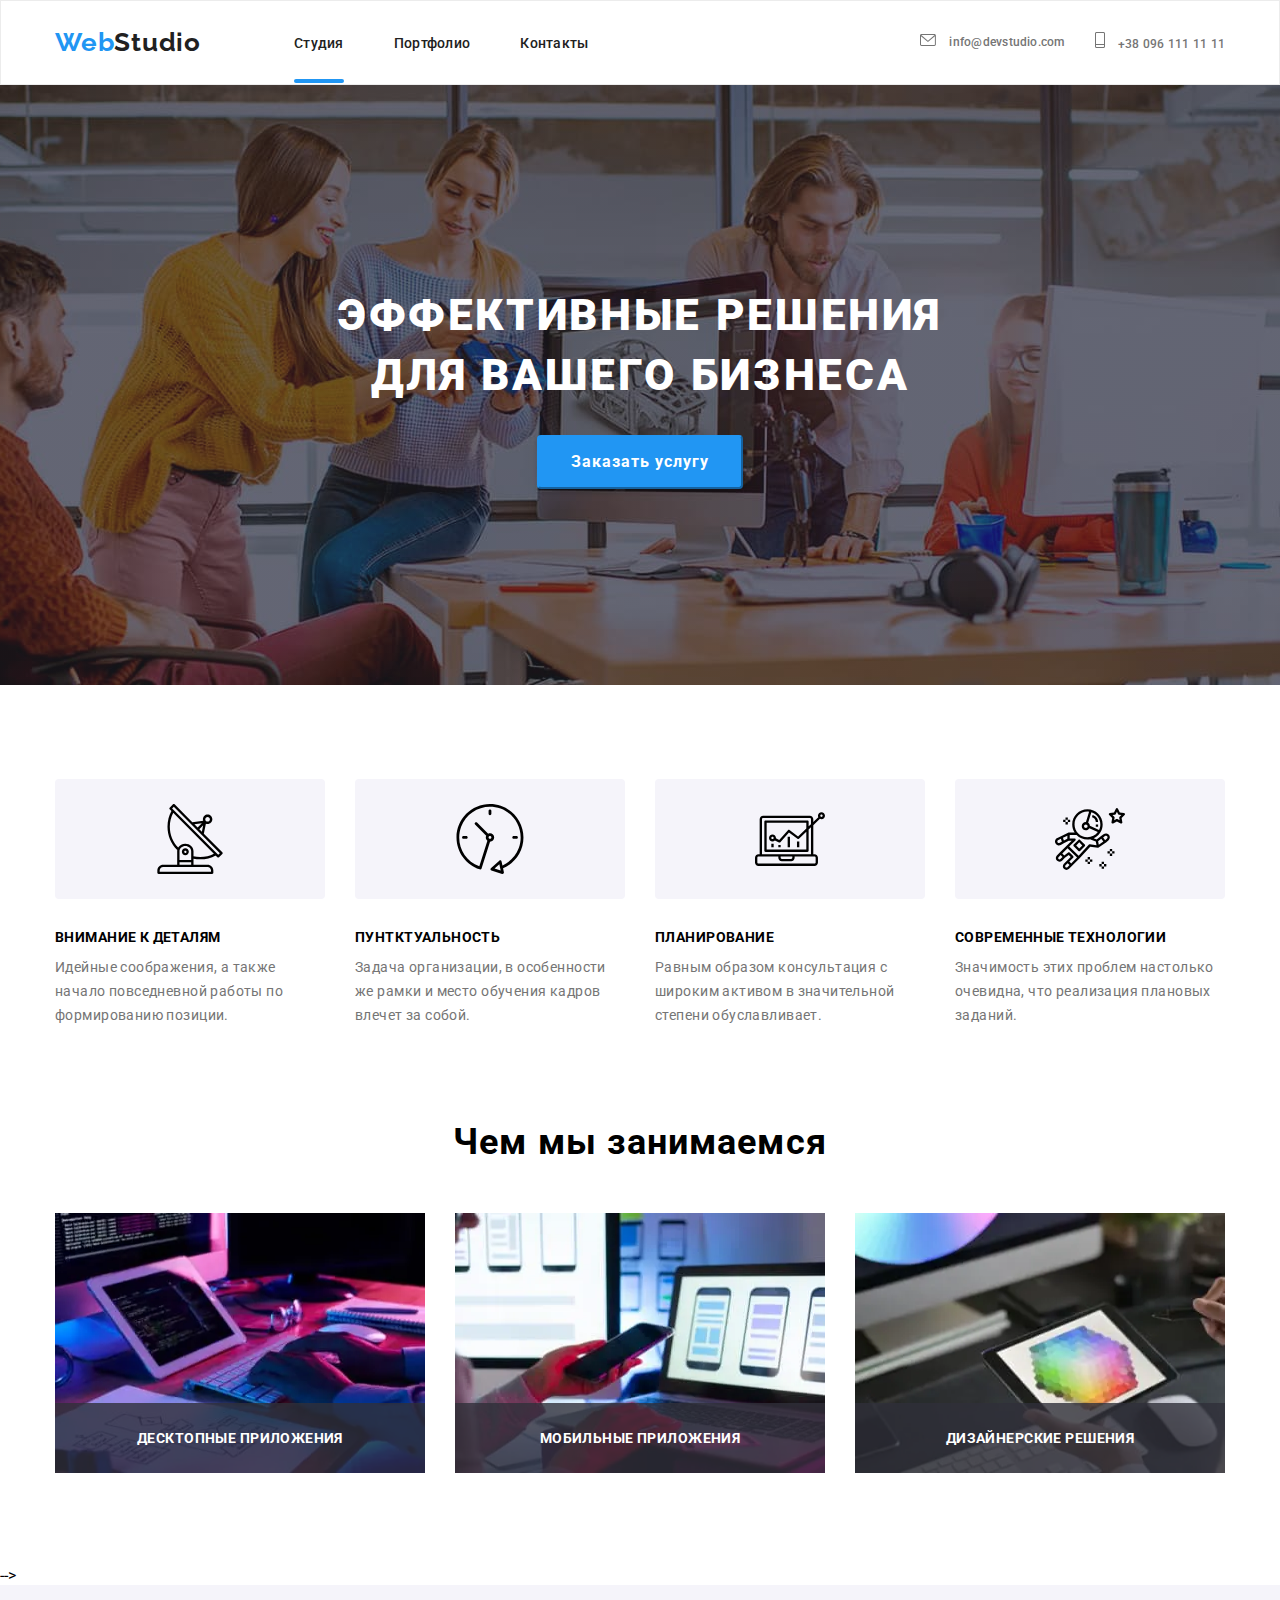
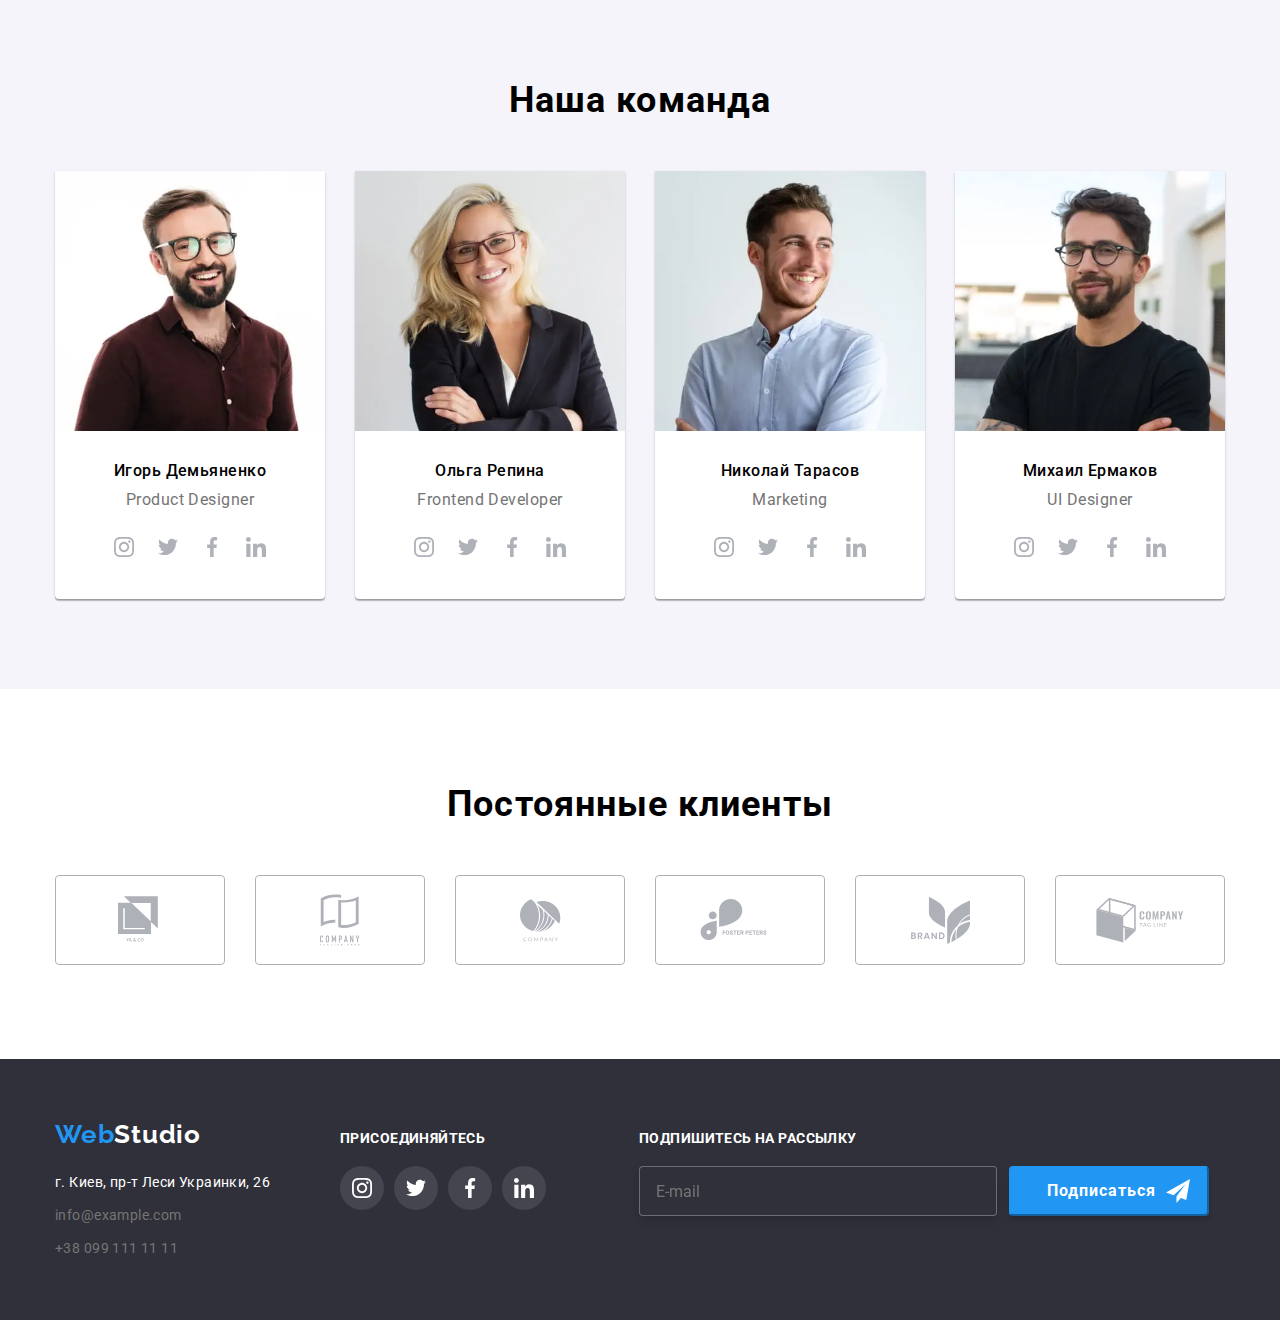
<file: index.html>
<!DOCTYPE html>
<html lang="en">
  <head>
    <meta charset="UTF-8" />
    <meta name="viewport" content="width=device-width, initial-scale=1.0" />
    <title>Document</title>
    <link
      rel="stylesheet"
      href="https://cdnjs.cloudflare.com/ajax/libs/modern-normalize/1.0.0/modern-normalize.min.css"
    />
    <link rel="preconnect" href="https://fonts.gstatic.com" />
    <link rel="preconnect" href="https://fonts.gstatic.com" />
    <link
      href="https://fonts.googleapis.com/css2?family=Raleway:wght@400;500;700&family=Roboto:wght@400;500;700&display=swap"
      rel="stylesheet"
    />
    <link rel="stylesheet" href="./css/main.min.css" />
  </head>
  <body>
    <header class="header">
      <div class="container site-nav">
        <a class="header-logo" href=""
          >Web<span class="header-logo-span">Studio</span></a
        >
        <nav>
          <ul class="header-nav list">
            <li class="item">
              <a href="./index.html" class="link hover-item">Студия</a>
            </li>
            <li class="item">
              <a href="./portfolio.html" class="link">Портфолио</a>
            </li>
            <li class="item">
              <a href="" class="link">Контакты</a>
            </li>
          </ul>
        </nav>
        <button type="button" class="burger-button" data-menu-button>
          <svg class="burger-icon">
            <use href="./images/spryte.svg#icon-menu_40px"></use>
          </svg>
        </button>
        <ul class="header-nav-contacts list">
          <li class="item hover-item">
            <a href="" class="link hover-item">
              <svg class="letter-icon">
                <use href="./images/spryte.svg#icon-envelope-hover"></use>
              </svg>
              info@devstudio.com
            </a>
          </li>
          <li class="item">
            <a href="" class="link">
              <svg class="telephone-icon">
                <use href="./images/spryte.svg#icon-Vector-7"></use>
              </svg>
              +38 096 111 11 11</a
            >
          </li>
        </ul>
      </div>
      <div class="mobile-menu" data-menu>
        <button class="mobile-close-button" data-menu-close>
          <svg class="mobile-close-icon">
            <use href="./images/spryte.svg#icon-Vector-17"></use>
          </svg>
        </button>
        <ul class="mobile-header-nav">
          <li class="mobile-header-nav-li">
            <a href="./index.html" class="mobile-header-nav-link">Студия</a>
          </li>
          <li class="mobile-header-nav-li">
            <a href="./portfolio.html" class="mobile-header-nav-link"
              >Портфолио</a
            >
          </li>
          <li class="mobile-header-nav-li">
            <a href="" class="mobile-header-nav-link">Контакты</a>
          </li>
        </ul>
        <div class="mobile-div-social-contacts">
          <ul class="mobile-header-nav-contacts">
            <li class="mobile-header-nav-contacts-li">
              <a href="" class="moobile-header-nav-contacts-link-tel hover-item"
                >+38 096 111 11 11</a
              >
            </li>
            <li class="mobile-header-nav-contacts-li margin-bottom">
              <a href="" class="moobile-header-nav-contacts-link-emeil"
                >info@devstudio.com</a
              >
            </li>
          </ul>
          <ul class="mobile-header-social-menu">
            <li class="mobile-header-social-li">
              <a href="" class="mobile-header-social-link">Instagram</a>
            </li>
            <li class="mobile-header-social-li">
              <a href="" class="mobile-header-social-link">Twitter</a>
            </li>
            <li class="mobile-header-social-li">
              <a href="" class="mobile-header-social-link">Facebook</a>
            </li>
            <li class="mobile-header-social-li">
              <a href="" class="mobile-header-social-link">LinkedIn</a>
            </li>
          </ul>
        </div>
      </div>
    </header>
    <main>
      <section class="section-hero">
        <div class="container">
          <h1 class="hero-title">
            ЭФФЕКТИВНЫЕ РЕШЕНИЯ<br />ДЛЯ ВАШЕГО БИЗНЕСА
          </h1>
          <button type="button" class="hero-button" data-modal-open>
            Заказать услугу
          </button>
        </div>
      </section>
      <section class="section-advantages">
        <div class="container">
          <h2 hidden>Наши преимущества</h2>
          <ul class="list advantages-list">
            <li class="item">
              <div class="advantages-div advantages-div-margin">
                <svg class="advantages-icon">
                  <use href="./images/spryte.svg#icon-antenna-1-1"></use>
                </svg>
              </div>
              <h3 class="advantages-title">ВНИМАНИЕ К ДЕТАЛЯМ</h3>
              <p class="advantages-text">
                Идейные соображения, а также начало повседневной работы по
                формированию позиции.
              </p>
            </li>
            <li class="item">
              <div class="advantages-div">
                <svg class="advantages-icon">
                  <use href="./images/spryte.svg#icon-clock-1-1"></use>
                </svg>
              </div>
              <h3 class="advantages-title">ПУНТКТУАЛЬНОСТЬ</h3>
              <p class="advantages-text">
                Задача организации, в особенности же рамки и место обучения
                кадров влечет за собой.
              </p>
            </li>
            <li class="item">
              <div class="advantages-div advantages-div-margin">
                <svg class="advantages-icon">
                  <use href="./images/spryte.svg#icon-diagram-1"></use>
                </svg>
              </div>
              <h3 class="advantages-title">ПЛАНИРОВАНИЕ</h3>
              <p class="advantages-text">
                Равным образом консультация с широким активом в значительной
                степени обуславливает.
              </p>
            </li>
            <li class="item">
              <div class="advantages-div">
                <svg class="advantages-icon">
                  <use href="./images/spryte.svg#icon-astronaut-1"></use>
                </svg>
              </div>
              <h3 class="advantages-title">СОВРЕМЕННЫЕ ТЕХНОЛОГИИ</h3>
              <p class="advantages-text">
                Значимость этих проблем настолько очевидна, что реализация
                плановых заданий.
              </p>
            </li>
          </ul>
        </div>
      </section>
      <section class="section-occupation">
        <div class="container">
          <h2 class="occupation-title">Чем мы занимаемся</h2>
          <ul class="occupation-list list">
            <li class="item">
              <div class="occupation-div-img">
                <picture>
                  <source
                    srcset="
                      ./images/studia-computer.WEBP/computer-img.webp    1x,
                      ./images/studia-computer.WEBP/computer-img@2x.webp 2x
                    "
                    media="(min-width: 1200px)"
                    type="image/webp"
                  />
                  <source
                    srcset="
                      ./images/studia-computer/computer-img.jpg    1x,
                      ./images/studia-computer/computer-img@2x.jpg 2x
                    "
                    media="(min-width: 1200px)"
                  />

                  <img src=" " alt="Фото Игорь Демьяненко" />
                </picture>
                <p class="occupation-p">ДЕСКТОПНЫЕ ПРИЛОЖЕНИЯ</p>
              </div>
            </li>
            <li class="item">
              <div class="occupation-div-img">
                <picture>
                  <source
                    srcset="
                      ./images/studia-computer.WEBP/computer-img-1.webp    1x,
                      ./images/studia-computer.WEBP/computer-img@2x-1.webp 2x
                    "
                    media="(min-width: 1200px)"
                    type="image/webp"
                  />
                  <source
                    srcset="
                      ./images/studia-computer/computer-img-1.jpg    1x,
                      ./images/studia-computer/computer-img@2x-1.jpg 2x
                    "
                    media="(min-width: 1200px)"
                  />

                  <img src=" " alt="Фото Игорь Демьяненко" />
                </picture>
                <p class="occupation-p">МОБИЛЬНЫЕ ПРИЛОЖЕНИЯ</p>
              </div>
            </li>
            <li class="item">
              <div class="occupation-div-img">
                <picture>
                  <source
                    srcset="
                      ./images/studia-computer.WEBP/computer-img-2.webp    1x,
                      ./images/studia-computer.WEBP/computer-img@2x-2.webp 2x
                    "
                    media="(min-width: 1200px)"
                    type="image/webp"
                  />
                  <source
                    srcset="
                      ./images/studia-computer/computer-img-2.jpg    1x,
                      ./images/studia-computer/computer-img@2x-2.jpg 2x
                    "
                    media="(min-width: 1200px)"
                  />

                  <img src=" " alt="Фото Игорь Демьяненко" />
                </picture>
                <p class="occupation-p">ДИЗАЙНЕРСКИЕ РЕШЕНИЯ</p>
              </div>
            </li>
          </ul>
        </div>
      </section>
      -->
      <section class="section-team">
        <div class="container">
          <h2 class="team-title">Наша команда</h2>
          <ul class="list team-list">
            <li class="item">
              <picture>
                <source
                  srcset="
                    ./images/studia-mobile.WEBP/mobile-team-img.webp    1x,
                    ./images/studia-mobile.WEBP/mobile-team-img@2x.webp 2x
                  "
                  media="(min-width: 320px)"
                  type="image/webp"
                />
                <source
                  srcset="
                    ./images/studia-mobile/mobile-team-img.jpg    1x,
                    ./images/studia-mobile/mobile-team-img@2x.jpg 2x
                  "
                  media="(min-width: 320px)"
                />
                <source
                  srcset="
                    ./images/studia-desktop.WEBP/desktop-team-img.webp    1x,
                    ./images/studia-desktop.WEBP/desktop-team-img@2x.webp 2x
                  "
                  media="(min-width: 768px)"
                  type="image/webp"
                />
                <source
                  srcset="
                    ./images/studia-desktop/desktop-team-img.jpg    1x,
                    ./images/studia-desktop/desktop-team-img@2x.jpg 2x
                  "
                  media="(min-width: 768px)"
                />
                <source
                  srcset="
                    ./images/studia-computer.WEBP/computer-team-img.webp   1x,
                    ./images/studia-computer.WEBP/computer-team-img-1.webp 2x
                  "
                  media="(min-width: 1200px)"
                  type="image/webp"
                />
                <source
                  srcset="
                    ./images/studia-computer/computer-team-img.jpg   1x,
                    ./images/studia-computer/computer-team-img-1.jpg 2x
                  "
                  media="(min-width: 1200px)"
                />

                <img src=" " alt="Фото Игорь Демьяненко" />
              </picture>
              <div class="name-container">
                <h3 class="team-name">Игорь Демьяненко</h3>
                <p class="team-job">Product Designer</p>
              </div>
              <ul class="team-ul-svg list">
                <li class="team-li-svg">
                  <a href="" class="team-list-svg">
                    <svg class="team-icon">
                      <use href="./images/spryte.svg#icon-instagram-2"></use>
                    </svg>
                  </a>
                </li>
                <li class="team-li-svg">
                  <a href="" class="team-list-svg">
                    <svg class="team-icon">
                      <use href="./images/spryte.svg#icon-twitter-1"></use>
                    </svg>
                  </a>
                </li>
                <li class="team-li-svg">
                  <a href="" class="team-list-svg">
                    <svg class="team-icon">
                      <use href="./images/spryte.svg#icon-facebook-1"></use>
                    </svg>
                  </a>
                </li>
                <li class="team-li-svg">
                  <a href="" class="team-list-svg">
                    <svg class="team-icon">
                      <use href="./images/spryte.svg#icon-linkedin-1"></use>
                    </svg>
                  </a>
                </li>
              </ul>
            </li>
            <li class="item">
              <picture>
                <source
                  srcset="
                    ./images/studia-mobile.WEBP/mobile-team-img-1.webp    1x,
                    ./images/studia-mobile.WEBP/mobile-team-img@2x-1.webp 2x
                  "
                  media="(min-width: 320px)"
                  type="image/webp"
                />
                <source
                  srcset="
                    ./images/studia-mobile/mobile-team-img-1.jpg    1x,
                    ./images/studia-mobile/mobile-team-img@2x-1.jpg 2x
                  "
                  media="(min-width: 320px)"
                />
                <source
                  srcset="
                    ./images/studia-desktop.WEBP/desktop-team-img-1.webp    1x,
                    ./images/studia-desktop.WEBP/desktop-team-img@2x-1.webp 2x
                  "
                  media="(min-width: 768px)"
                  type="image/webp"
                />
                <source
                  srcset="
                    ./images/studia-desktop/desktop-team-img-1.jpg    1x,
                    ./images/studia-desktop/desktop-team-img@2x-1.jpg 2x
                  "
                  media="(min-width: 768px)"
                />
                <source
                  srcset="
                    ./images/studia-computer.WEBP/computer-team-img-2.webp 1x,
                    ./images/studia-computer.WEBP/computer-team-img-3.webp 2x
                  "
                  media="(min-width: 1200px)"
                  type="image/webp"
                />
                <source
                  srcset="
                    ./images/studia-computer/computer-team-img-2.jpg 1x,
                    ./images/studia-computer/computer-team-img-3.jpg 2x
                  "
                  media="(min-width: 1200px)"
                />

                <img src=" " alt="Фото Ольга Репина" />
              </picture>
              <div class="name-container">
                <h3 class="team-name">Ольга Репина</h3>
                <p class="team-job">Frontend Developer</p>
              </div>
              <ul class="team-ul-svg list">
                <li class="team-li-svg">
                  <a href="" class="team-list-svg">
                    <svg class="team-icon">
                      <use href="./images/spryte.svg#icon-instagram-2"></use>
                    </svg>
                  </a>
                </li>
                <li class="team-li-svg">
                  <a href="" class="team-list-svg">
                    <svg class="team-icon">
                      <use href="./images/spryte.svg#icon-twitter-1"></use>
                    </svg>
                  </a>
                </li>
                <li class="team-li-svg">
                  <a href="" class="team-list-svg">
                    <svg class="team-icon">
                      <use href="./images/spryte.svg#icon-facebook-1"></use>
                    </svg>
                  </a>
                </li>
                <li class="team-li-svg">
                  <a href="" class="team-list-svg">
                    <svg class="team-icon">
                      <use href="./images/spryte.svg#icon-linkedin-1"></use>
                    </svg>
                  </a>
                </li>
              </ul>
            </li>
            <li class="item">
              <picture>
                <source
                  srcset="
                    ./images/studia-mobile.WEBP/mobile-team-img-2.webp    1x,
                    ./images/studia-mobile.WEBP/mobile-team-img@2x-2.webp 2x
                  "
                  media="(min-width: 320px)"
                  type="image/webp"
                />
                <source
                  srcset="
                    ./images/studia-mobile/mobile-team-img-2.jpg    1x,
                    ./images/studia-mobile/mobile-team-img@2x-2.jpg 2x
                  "
                  media="(min-width: 320px)"
                />
                <source
                  srcset="
                    ./images/studia-desktop.WEBP/desktop-team-img-2.webp    1x,
                    ./images/studia-desktop.WEBP/desktop-team-img@2x-2.webp 2x
                  "
                  media="(min-width: 768px)"
                  type="image/webp"
                />
                <source
                  srcset="
                    ./images/studia-desktop/desktop-team-img-2.jpg    1x,
                    ./images/studia-desktop/desktop-team-img@2x-2.jpg 2x
                  "
                  media="(min-width: 768px)"
                />
                <source
                  srcset="
                    ./images/studia-computer.WEBP/computer-team-img-3.webp 1x,
                    ./images/studia-computer.WEBP/computer-team-img-4.webp 2x
                  "
                  media="(min-width: 1200px)"
                  type="image/webp"
                />
                <source
                  srcset="
                    ./images/studia-computer/computer-team-img-3.jpg 1x,
                    ./images/studia-computer/computer-team-img-4.jpg 2x
                  "
                  media="(min-width: 1200px)"
                />

                <img src=" " alt="Фото Николай Тарасов" />
              </picture>
              <div class="name-container">
                <h3 class="team-name">Николай Тарасов</h3>
                <p class="team-job">Marketing</p>
              </div>
              <ul class="team-ul-svg list">
                <li class="team-li-svg">
                  <a href="" class="team-list-svg">
                    <svg class="team-icon">
                      <use href="./images/spryte.svg#icon-instagram-2"></use>
                    </svg>
                  </a>
                </li>
                <li class="team-li-svg">
                  <a href="" class="team-list-svg">
                    <svg class="team-icon">
                      <use href="./images/spryte.svg#icon-twitter-1"></use>
                    </svg>
                  </a>
                </li>
                <li class="team-li-svg">
                  <a href="" class="team-list-svg">
                    <svg class="team-icon">
                      <use href="./images/spryte.svg#icon-facebook-1"></use>
                    </svg>
                  </a>
                </li>
                <li class="team-li-svg">
                  <a href="" class="team-list-svg">
                    <svg class="team-icon">
                      <use href="./images/spryte.svg#icon-linkedin-1"></use>
                    </svg>
                  </a>
                </li>
              </ul>
            </li>
            <li class="item">
              <picture>
                <source
                  srcset="
                    ./images/studia-mobile.WEBP/mobile-team-img-3.webp    1x,
                    ./images/studia-mobile.WEBP/mobile-team-img@2x-3.webp 2x
                  "
                  media="(min-width: 320px)"
                  type="image/webp"
                />
                <source
                  srcset="
                    ./images/studia-mobile/mobile-team-img-3.jpg    1x,
                    ./images/studia-mobile/mobile-team-img@2x-3.jpg 2x
                  "
                  media="(min-width: 320px)"
                />
                <source
                  srcset="
                    ./images/studia-desktop.WEBP/desktop-team-img-3.webp    1x,
                    ./images/studia-desktop.WEBP/desktop-team-img@2x-3.webp 2x
                  "
                  media="(min-width: 768px)"
                  type="image/webp"
                />
                <source
                  srcset="
                    ./images/studia-desktop/desktop-team-img-3.jpg    1x,
                    ./images/studia-desktop/desktop-team-img@2x-3.jpg 2x
                  "
                  media="(min-width: 768px)"
                />
                <source
                  srcset="
                    ./images/studia-computer.WEBP/computer-team-img-4.webp 1x,
                    ./images/studia-computer.WEBP/computer-team-img-5.webp 2x
                  "
                  media="(min-width: 1200px)"
                  type="image/webp"
                />
                <source
                  srcset="
                    ./images/studia-computer/computer-team-img-4.jpg 1x,
                    ./images/studia-computer/computer-team-img-5.jpg 2x
                  "
                  media="(min-width: 1200px)"
                />

                <img src=" " alt="Фото Михаил Ермаков" />
              </picture>
              <div class="name-container">
                <h3 class="team-name">Михаил Ермаков</h3>
                <p class="team-job">UI Designer</p>
              </div>
              <ul class="team-ul-svg list">
                <li class="team-li-svg">
                  <a href="" class="team-list-svg">
                    <svg class="team-icon">
                      <use href="./images/spryte.svg#icon-instagram-2"></use>
                    </svg>
                  </a>
                </li>
                <li class="team-li-svg">
                  <a href="" class="team-list-svg">
                    <svg class="team-icon">
                      <use href="./images/spryte.svg#icon-twitter-1"></use>
                    </svg>
                  </a>
                </li>
                <li class="team-li-svg">
                  <a href="" class="team-list-svg">
                    <svg class="team-icon">
                      <use href="./images/spryte.svg#icon-facebook-1"></use>
                    </svg>
                  </a>
                </li>
                <li class="team-li-svg">
                  <a href="" class="team-list-svg">
                    <svg class="team-icon">
                      <use href="./images/spryte.svg#icon-linkedin-1"></use>
                    </svg>
                  </a>
                </li>
              </ul>
            </li>
          </ul>
        </div>
      </section>
      <section class="clients-section">
        <div class="container">
          <h2 class="clients-title">Постоянные клиенты</h2>
          <ul class="clients-ul list">
            <li class="clients-li">
              <a href="" class="clients-link">
                <svg class="clients-icon icon1">
                  <use href="./images/spryte.svg#icon-logo-1"></use>
                </svg>
              </a>
            </li>
            <li class="clients-li">
              <a href="" class="clients-link">
                <svg class="clients-icon icon2">
                  <use href="./images/spryte.svg#icon-logo-2"></use>
                </svg>
              </a>
            </li>
            <li class="clients-li">
              <a href="" class="clients-link">
                <svg class="clients-icon icon3">
                  <use href="./images/spryte.svg#icon-logo-3"></use>
                </svg>
              </a>
            </li>
            <li class="clients-li">
              <a href="" class="clients-link">
                <svg class="clients-icon icon4">
                  <use href="./images/spryte.svg#icon-logo-4"></use>
                </svg>
              </a>
            </li>
            <li class="clients-li">
              <a href="" class="clients-link">
                <svg class="clients-icon icon5">
                  <use href="./images/spryte.svg#icon-logo-5"></use>
                </svg>
              </a>
            </li>
            <li class="clients-li">
              <a href="" class="clients-link">
                <svg class="clients-icon icon6">
                  <use href="./images/spryte.svg#icon-logo-6"></use>
                </svg>
              </a>
            </li>
          </ul>
        </div>
      </section>
    </main>

    <footer class="footer">
      <div class="container footer-div-container">
        <div class="footer-container-desktop">
          <div class="footer-margin">
            <a class="footer-logo" href="./portfolio.html"
              >Web<span class="footer-logo-span">Studio</span></a
            >
            <address class="footer-adress">
              г. Киев, пр-т Леси Украинки, 26
              <ul class="list footer-list">
                <li class="item">
                  <a href="" class="link">info@example.com</a>
                </li>
                <li class="item">
                  <a href="" class="link">+38 099 111 11 11</a>
                </li>
              </ul>
            </address>
          </div>

          <div class="footer-div-svg">
            <h3 class="footer-h3-svg">ПРИСОЕДИНЯЙТЕСЬ</h3>
            <ul class="footer-ul-svg list">
              <li class="footer-li-svg">
                <a href="" class="footer-list-svg">
                  <svg class="footer-icon-svg">
                    <use href="./images/spryte.svg#icon-instagram-2"></use>
                  </svg>
                </a>
              </li>
              <li class="footer-li-svg">
                <a href="" class="footer-list-svg">
                  <svg class="footer-icon-svg">
                    <use href="./images/spryte.svg#icon-twitter-1"></use>
                  </svg>
                </a>
              </li>
              <li class="footer-li-svg">
                <a href="" class="footer-list-svg">
                  <svg class="footer-icon-svg">
                    <use href="./images/spryte.svg#icon-facebook-1"></use>
                  </svg>
                </a>
              </li>
              <li class="footer-li-svg">
                <a href="" class="footer-list-svg">
                  <svg class="footer-icon-svg">
                    <use href="./images/spryte.svg#icon-linkedin-1"></use>
                  </svg>
                </a>
              </li>
            </ul>
          </div>
        </div>
        <div class="footer-form-container">
          <h2 class="footer-form-title">ПОДПИШИТЕСЬ НА РАССЫЛКУ</h2>
          <form class="footer-form">
            <input
              type="email"
              class="footer-form-input"
              placeholder="E-mail"
            />
            <button type="submit" class="footer-form-button">
              Подписаться
              <svg class="footer-form-svg-sent">
                <use href="./images/spryte.svg#icon-icon-send"></use>
              </svg>
            </button>
          </form>
        </div>
      </div>
    </footer>
    <div class="backdrop is-hidden" data-modal>
      <div class="modal">
        <a href="" class="modal-link-svg" data-modal-close>
          <svg class="modal-cross-svg">
            <use href="./images/spryte.svg#icon-Vector10"></use>
          </svg>
        </a>
        <h2 class="modal-form-title">
          Оставьте свои данные, мы вам перезвоним
        </h2>

        <form class="modal-form">
          <label for="name" class="modal-form-label">
            Имя
            <input
              type="text"
              name="user-name"
              class="modal-form-input"
              id="name"
            />
            <svg class="modal-icon">
              <use href="./images/spryte.svg#icon-person-black-18dp-1"></use>
            </svg>
          </label>

          <label for="tel" class="modal-form-label">
            Телефон
            <input
              type="tel"
              name="user-tel"
              class="modal-form-input"
              id="tel"
            />
            <svg class="modal-icon">
              <use href="./images/spryte.svg#icon-phone-black-18dp-1"></use>
            </svg>
          </label>

          <label for="mail" class="modal-form-label">
            Почта
            <input
              type="email"
              name="user-mail"
              class="modal-form-input"
              id="mail"
            />
            <svg class="modal-icon">
              <use href="./images/spryte.svg#icon-email-black-18dp-1"></use>
            </svg>
          </label>

          <label for="comment" class="modal-form-messange-lable"
            >Комментарий
            <textarea
              name="comment"
              id="comment"
              cols="30"
              class="modal-form-messange"
              placeholder="Введите текст"
              rows="10"
            ></textarea>
          </label>

          <input
            type="checkbox"
            name="user-policy"
            class="modal-form-check-policy visually-hidden"
            value="conditions"
            id="conditions"
          />
          <label for="conditions" class="modal-form-lable-policy"
            >Соглашаюсь с рассылкой и принимаю
            <a href="" class="modal-form-check-link">Условия договора</a></label
          >

          <button type="submit" class="modal-form-button">Отправить</button>
        </form>
      </div>
    </div>

    <script src="./js/modal.js"></script>
    <script src="./js/mobile.js"></script>
  </body>
</html>
</file>
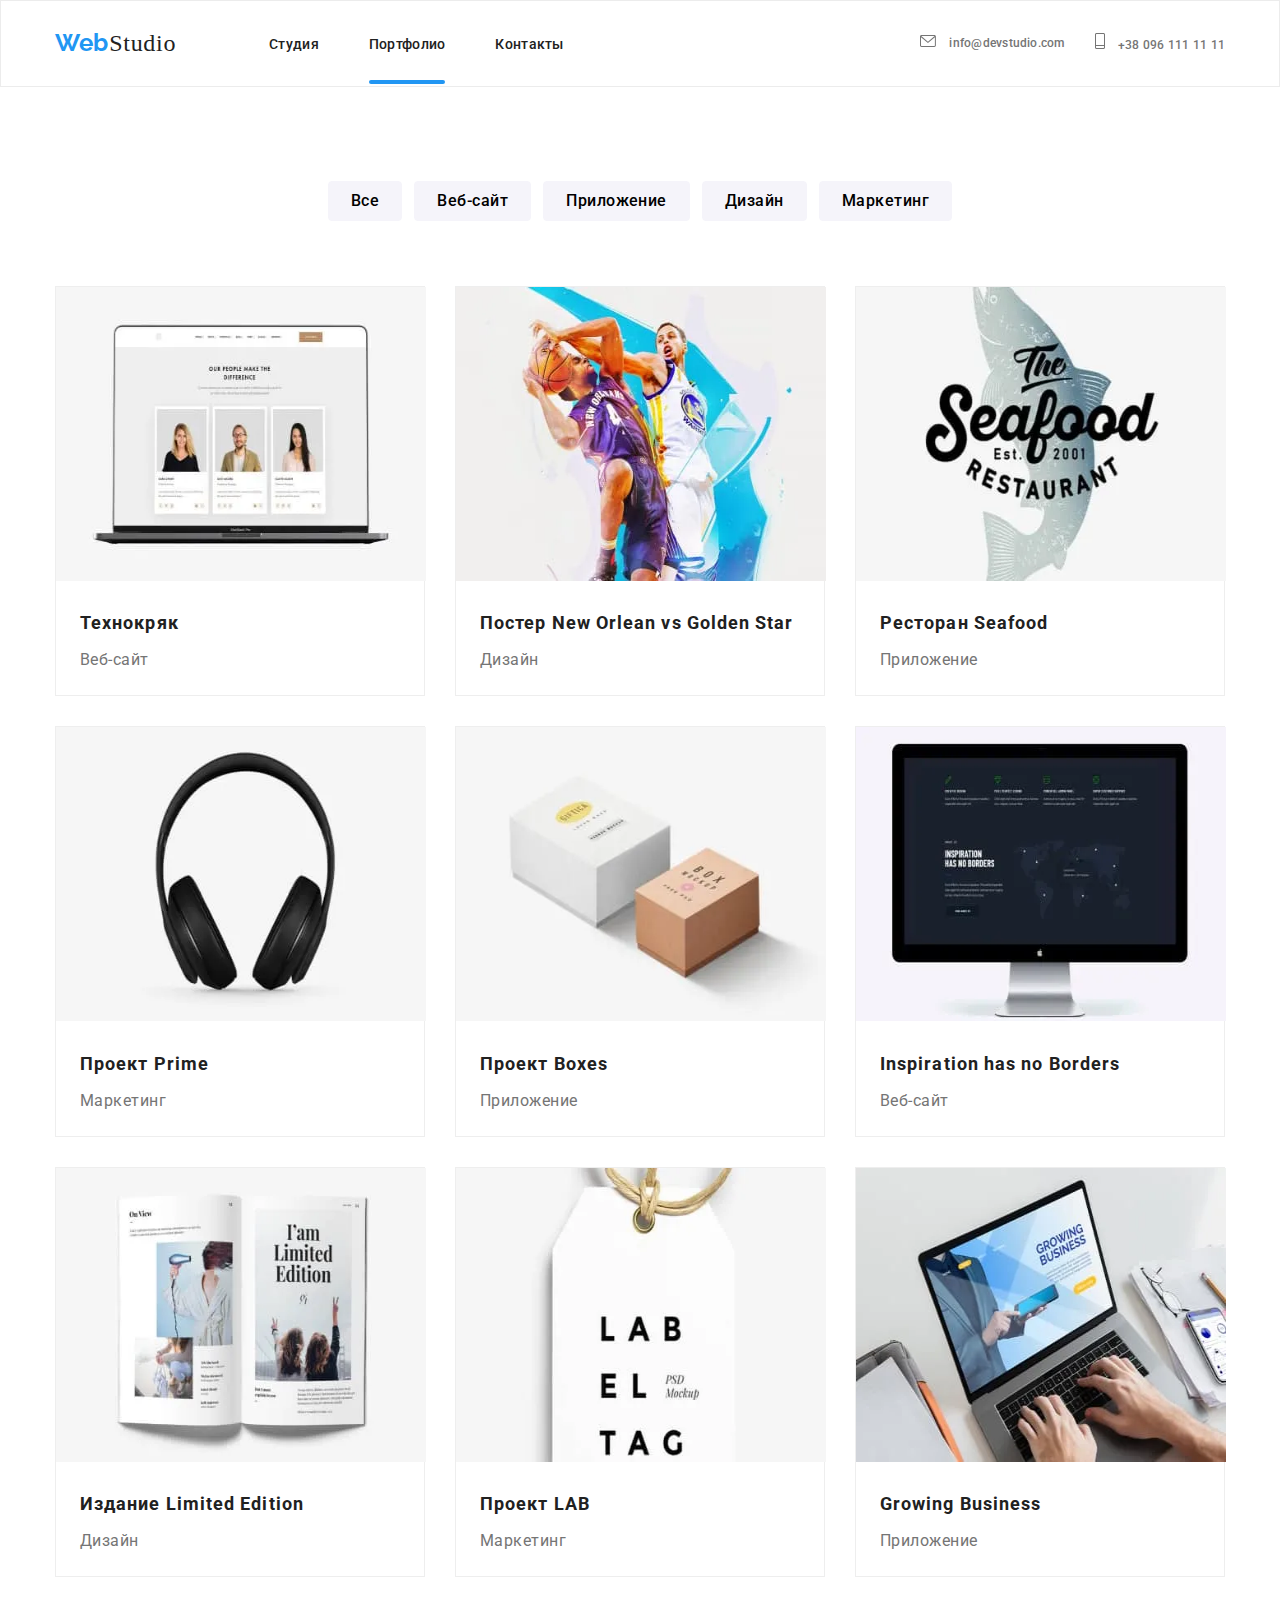
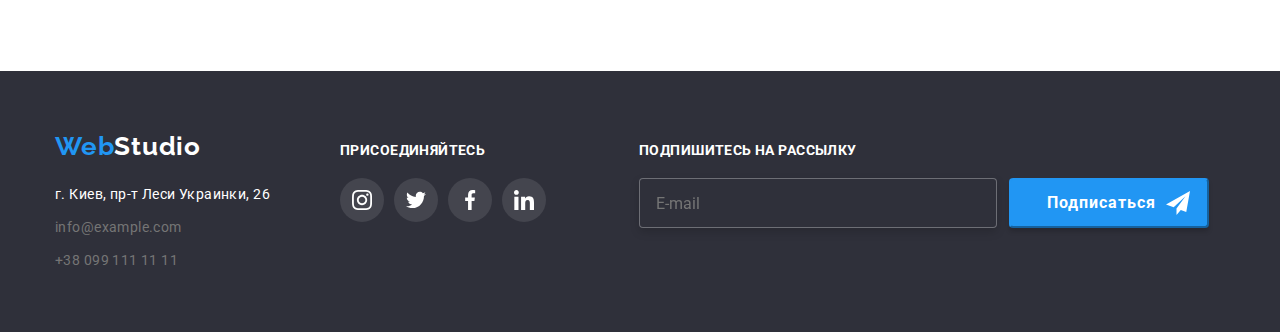
<file: portfolio.html>
<!DOCTYPE html>
<html lang="en">
  <head>
    <meta charset="UTF-8" />
    <meta name="viewport" content="width=device-width, initial-scale=1.0" />
    <title>Document</title>
    <link
      rel="stylesheet"
      href="https://cdnjs.cloudflare.com/ajax/libs/modern-normalize/1.0.0/modern-normalize.min.css"
    />
    <link
      href="https://fonts.googleapis.com/css2?family=Raleway:wght@400;500;700&family=Roboto:wght@400;500;700&display=swap"
      rel="stylesheet"
    />
    <link rel="stylesheet" href="./css/portfol.min.css" />
  </head>
  <body>
    <header class="header">
      <div class="container site-nav">
        <a class="header-logo" href="./portfolio.html"
          >Web<span class="header-logo-span">Studio</span></a
        >
        <nav>
          <ul class="header-nav list">
            <li class="item">
              <a href="./index.html" class="link">Студия</a>
            </li>
            <li class="item">
              <a href="./portfolio.html" class="link hover-item">Портфолио</a>
            </li>
            <li class="item">
              <a href="" class="link">Контакты</a>
            </li>
          </ul>
        </nav>
        <button type="button" class="burger-button" data-menu-button>
          <svg class="burger-icon">
            <use href="./images/spryte.svg#icon-menu_40px"></use>
          </svg>
        </button>
        <ul class="header-nav-contacts list">
          <li class="item">
            <a href="" class="link hover-item">
              <svg class="letter-icon">
                <use href="./images/spryte.svg#icon-envelope-hover"></use>
              </svg>
              info@devstudio.com</a
            >
          </li>
          <li class="item">
            <a href="" class="link">
              <svg class="telephone-icon">
                <use href="./images/spryte.svg#icon-Vector-7"></use>
              </svg>
              +38 096 111 11 11</a
            >
          </li>
        </ul>
        <div class="mobile-menu" data-menu>
          <button class="mobile-close-button" data-menu-close>
            <svg class="mobile-close-icon">
              <use href="./images/spryte.svg#icon-Vector-17"></use>
            </svg>
          </button>
          <ul class="mobile-header-nav">
            <li class="mobile-header-nav-li">
              <a href="./index.html" class="mobile-header-nav-link">Студия</a>
            </li>
            <li class="mobile-header-nav-li">
              <a href="./portfolio.html" class="mobile-header-nav-link"
                >Портфолио</a
              >
            </li>
            <li class="mobile-header-nav-li">
              <a href="" class="mobile-header-nav-link">Контакты</a>
            </li>
          </ul>
          <div class="mobile-div-social-contacts">
            <ul class="mobile-header-nav-contacts">
              <li class="mobile-header-nav-contacts-li">
                <a
                  href=""
                  class="moobile-header-nav-contacts-link-tel hover-item"
                  >+38 096 111 11 11</a
                >
              </li>
              <li class="mobile-header-nav-contacts-li margin-bottom">
                <a href="" class="moobile-header-nav-contacts-link-emeil"
                  >info@devstudio.com</a
                >
              </li>
            </ul>
            <ul class="mobile-header-social-menu">
              <li class="mobile-header-social-li">
                <a href="" class="mobile-header-social-link">Instagram</a>
              </li>
              <li class="mobile-header-social-li">
                <a href="" class="mobile-header-social-link">Twitter</a>
              </li>
              <li class="mobile-header-social-li">
                <a href="" class="mobile-header-social-link">Facebook</a>
              </li>
              <li class="mobile-header-social-li">
                <a href="" class="mobile-header-social-link">LinkedIn</a>
              </li>
            </ul>
          </div>
        </div>
      </div>
    </header>
    <main>
      <section class="section-img">
        <div class="container">
          <h2 hidden>Наши услуги</h2>
          <ul class="list-button list">
            <li class="item">
              <button type="button" class="section-button">Все</button>
            </li>
            <li class="item">
              <button type="button" class="section-button">Веб-сайт</button>
            </li>
            <li class="item">
              <button type="button" class="section-button">Приложение</button>
            </li>
            <li class="item">
              <button type="button" class="section-button">Дизайн</button>
            </li>
            <li class="item">
              <button type="button" class="section-button">Маркетинг</button>
            </li>
          </ul>

          <ul class="list-img">
            <li class="list item-img">
              <a href="" class="list link">
                <div class="images-container">
                  <picture>
                    <source
                      srcset="
                        ./images/portfolio-mobile.WEBP/mobile-portfolio-img.webp    1x,
                        ./images/portfolio-mobile.WEBP/mobile-portfolio-img@2x.webp 2x
                      "
                      media="(min-width: 320px)"
                      type="image/webp"
                    />
                    <source
                      srcset="
                        ./images/portfolio-mobile/mobile-portfolio-img.jpg    1x,
                        ./images/portfolio-mobile/mobile-portfolio-img@2x.jpg 2x
                      "
                      media="(min-width: 320px)"
                    />
                    <source
                      srcset="
                        ./images/portfolio-desktop.WEBP/desktop-portfolio-img.webp    1x,
                        ./images/portfolio-desktop.WEBP/desktop-portfolio-img@2x.webp 2x
                      "
                      media="(min-width: 768px)"
                      type="image/webp"
                    />
                    <source
                      srcset="
                        ./images/portfolio-desktop/desktop-portfolio-img.jpg    1x,
                        ./images/portfolio-desktop/desktop-portfolio-img@2x.jpg 2x
                      "
                      media="(min-width: 768px)"
                    />
                    <source
                      srcset="
                        ./images/portfolio-computer.WEBP/computer-portfolio-img.webp    1x,
                        ./images/portfolio-computer.WEBP/computer-portfolio-img@2x.webp 2x
                      "
                      media="(min-width: 1200px)"
                      type="image/webp"
                    />
                    <source
                      srcset="
                        ./images/portfolio-computer/computer-portfolio-img.jpg    1x,
                        ./images/portfolio-computer/computer-portfolio-img@2x.jpg 2x
                      "
                      media="(min-width: 1200px)"
                    />
                    <img src=" " alt="картинка1" />
                  </picture>

                  <p class="images-anime-p">
                    Технокряк это современная площадка распространения
                    коронавируса. Компании используют эту платформу для
                    цифрового шпионажа и атак на защищённые сервера конкурентов
                  </p>
                </div>

                <div class="img-container img-container-heigt">
                  <h3 class="list-name">Технокряк</h3>
                  <p class="list-text">Веб-сайт</p>
                </div>
              </a>
            </li>
            <li class="list item-img">
              <a href="" class="list link">
                <div class="images-container">
                  <picture>
                    <source
                      srcset="
                        ./images/portfolio-mobile.WEBP/mobile-portfolio-img-1.webp    1x,
                        ./images/portfolio-mobile.WEBP/mobile-portfolio-img@2x-1.webp 2x
                      "
                      media="(min-width: 320px)"
                      type="image/webp"
                    />
                    <source
                      srcset="
                        ./images/portfolio-mobile/mobile-portfolio-img-1.jpg    1x,
                        ./images/portfolio-mobile/mobile-portfolio-img@2x-1.jpg 2x
                      "
                      media="(min-width: 320px)"
                    />
                    <source
                      srcset="
                        ./images/portfolio-desktop.WEBP/desktop-portfolio-img-1.webp    1x,
                        ./images/portfolio-desktop.WEBP/desktop-portfolio-img@2x-1.webp 2x
                      "
                      media="(min-width: 768px)"
                      type="image/webp"
                    />
                    <source
                      srcset="
                        ./images/portfolio-desktop/desktop-portfolio-img-1.jpg    1x,
                        ./images/portfolio-desktop/desktop-portfolio-img@2x-1.jpg 2x
                      "
                      media="(min-width: 768px)"
                    />
                    <source
                      srcset="
                        ./images/portfolio-computer.WEBP/computer-portfolio-img-1.webp    1x,
                        ./images/portfolio-computer.WEBP/computer-portfolio-img@2x-1.webp 2x
                      "
                      media="(min-width: 1200px)"
                      type="image/webp"
                    />
                    <source
                      srcset="
                        ./images/portfolio-computer/computer-portfolio-img-1.jpg    1x,
                        ./images/portfolio-computer/computer-portfolio-img@2x-1.jpg 2x
                      "
                      media="(min-width: 1200px)"
                    />

                    <img src=" " alt="картинка2" />
                  </picture>

                  <p class="images-anime-p">
                    Технокряк это современная площадка распространения
                    коронавируса. Компании используют эту платформу для
                    цифрового шпионажа и атак на защищённые сервера конкурентов
                  </p>
                </div>
                <div class="img-container img-container-heigt">
                  <h3 class="list-name">Постер New Orlean vs Golden Star</h3>
                  <p class="list-text">Дизайн</p>
                </div>
              </a>
            </li>
            <li class="list item-img">
              <a href="" class="list link">
                <div class="images-container">
                  <picture>
                    <source
                      srcset="
                        ./images/portfolio-mobile.WEBP/mobile-portfolio-img-2.webp    1x,
                        ./images/portfolio-mobile.WEBP/mobile-portfolio-img@2x-2.webp 2x
                      "
                      media="(min-width: 320px)"
                      type="image/webp"
                    />
                    <source
                      srcset="
                        ./images/portfolio-mobile/mobile-portfolio-img-2.jpg    1x,
                        ./images/portfolio-mobile/mobile-portfolio-img@2x-2.jpg 2x
                      "
                      media="(min-width: 320px)"
                    />
                    <source
                      srcset="
                        ./images/portfolio-desktop.WEBP/desktop-portfolio-img-2.webp    1x,
                        ./images/portfolio-desktop.WEBP/desktop-portfolio-img@2x-2.webp 2x
                      "
                      media="(min-width: 768px)"
                      type="image/webp"
                    />
                    <source
                      srcset="
                        ./images/portfolio-desktop/desktop-portfolio-img-2.jpg    1x,
                        ./images/portfolio-desktop/desktop-portfolio-img@2x-2.jpg 2x
                      "
                      media="(min-width: 768px)"
                    />
                    <source
                      srcset="
                        ./images/portfolio-computer.WEBP/computer-portfolio-img-2.webp    1x,
                        ./images/portfolio-computer.WEBP/computer-portfolio-img@2x-2.webp 2x
                      "
                      media="(min-width: 1200px)"
                      type="image/webp"
                    />
                    <source
                      srcset="
                        ./images/portfolio-computer/computer-portfolio-img-2.jpg    1x,
                        ./images/portfolio-computer/computer-portfolio-img@2x-2.jpg 2x
                      "
                      media="(min-width: 1200px)"
                    />

                    <img src=" " alt="картинка2" />
                  </picture>

                  <p class="images-anime-p">
                    Технокряк это современная площадка распространения
                    коронавируса. Компании используют эту платформу для
                    цифрового шпионажа и атак на защищённые сервера конкурентов
                  </p>
                </div>

                <div class="img-container">
                  <h3 class="list-name">Ресторан Seafood</h3>
                  <p class="list-text">Приложение</p>
                </div>
              </a>
            </li>
            <li class="list item-img">
              <a href="" class="list link">
                <div class="images-container">
                  <picture>
                    <source
                      srcset="
                        ./images/portfolio-mobile.WEBP/mobile-portfolio-img-3.webp    1x,
                        ./images/portfolio-mobile.WEBP/mobile-portfolio-img@2x-3.webp 2x
                      "
                      media="(min-width: 320px)"
                      type="image/webp"
                    />
                    <source
                      srcset="
                        ./images/portfolio-mobile/mobile-portfolio-img-3.jpg    1x,
                        ./images/portfolio-mobile/mobile-portfolio-img@2x-3.jpg 2x
                      "
                      media="(min-width: 320px)"
                    />
                    <source
                      srcset="
                        ./images/portfolio-desktop.WEBP/desktop-portfolio-img-3.webp    1x,
                        ./images/portfolio-desktop.WEBP/desktop-portfolio-img@2x-3.webp 2x
                      "
                      media="(min-width: 768px)"
                      type="image/webp"
                    />
                    <source
                      srcset="
                        ./images/portfolio-desktop/desktop-portfolio-img-3.jpg    1x,
                        ./images/portfolio-desktop/desktop-portfolio-img@2x-3.jpg 2x
                      "
                      media="(min-width: 768px)"
                    />
                    <source
                      srcset="
                        ./images/portfolio-computer.WEBP/computer-portfolio-img-3.webp    1x,
                        ./images/portfolio-computer.WEBP/computer-portfolio-img@2x-3.webp 2x
                      "
                      media="(min-width: 1200px)"
                      type="image/webp"
                    />
                    <source
                      srcset="
                        ./images/portfolio-computer/computer-portfolio-img-3.jpg    1x,
                        ./images/portfolio-computer/computer-portfolio-img@2x-3.jpg 2x
                      "
                      media="(min-width: 1200px)"
                    />

                    <img src=" " alt="картинка2" />
                  </picture>
                  <p class="images-anime-p">
                    Технокряк это современная площадка распространения
                    коронавируса. Компании используют эту платформу для
                    цифрового шпионажа и атак на защищённые сервера конкурентов
                  </p>
                </div>

                <div class="img-container">
                  <h3 class="list-name">Проект Prime</h3>
                  <p class="list-text">Маркетинг</p>
                </div>
              </a>
            </li>
            <li class="list item-img">
              <a href="" class="list link">
                <div class="images-container">
                  <picture>
                    <source
                      srcset="
                        ./images/portfolio-mobile.WEBP/mobile-portfolio-img-4.webp    1x,
                        ./images/portfolio-mobile.WEBP/mobile-portfolio-img@2x-4.webp 2x
                      "
                      media="(min-width: 320px)"
                      type="image/webp"
                    />
                    <source
                      srcset="
                        ./images/portfolio-mobile/mobile-portfolio-img-4.jpg    1x,
                        ./images/portfolio-mobile/mobile-portfolio-img@2x-4.jpg 2x
                      "
                      media="(min-width: 320px)"
                    />
                    <source
                      srcset="
                        ./images/portfolio-desktop.WEBP/desktop-portfolio-img-4.webp    1x,
                        ./images/portfolio-desktop.WEBP/desktop-portfolio-img@2x-4.webp 2x
                      "
                      media="(min-width: 768px)"
                      type="image/webp"
                    />
                    <source
                      srcset="
                        ./images/portfolio-desktop/desktop-portfolio-img-4.jpg    1x,
                        ./images/portfolio-desktop/desktop-portfolio-img@2x-4.jpg 2x
                      "
                      media="(min-width: 768px)"
                    />
                    <source
                      srcset="
                        ./images/portfolio-computer.WEBP/computer-portfolio-img-4.webp    1x,
                        ./images/portfolio-computer.WEBP/computer-portfolio-img@2x-4.webp 2x
                      "
                      media="(min-width: 1200px)"
                      type="image/webp"
                    />
                    <source
                      srcset="
                        ./images/portfolio-computer/computer-portfolio-img-4.jpg    1x,
                        ./images/portfolio-computer/computer-portfolio-img@2x-4.jpg 2x
                      "
                      media="(min-width: 1200px)"
                    />

                    <img src=" " alt="картинка2" />
                  </picture>
                  <p class="images-anime-p">
                    Технокряк это современная площадка распространения
                    коронавируса. Компании используют эту платформу для
                    цифрового шпионажа и атак на защищённые сервера конкурентов
                  </p>
                </div>

                <div class="img-container">
                  <h3 class="list-name">Проект Boxes</h3>
                  <p class="list-text">Приложение</p>
                </div>
              </a>
            </li>
            <li class="list item-img">
              <a href="" class="list link">
                <div class="images-container">
                  <picture>
                    <source
                      srcset="
                        ./images/portfolio-mobile.WEBP/mobile-portfolio-img-5.webp    1x,
                        ./images/portfolio-mobile.WEBP/mobile-portfolio-img@2x-5.webp 2x
                      "
                      media="(min-width: 320px)"
                      type="image/webp"
                    />
                    <source
                      srcset="
                        ./images/portfolio-mobile/mobile-portfolio-img-5.jpg    1x,
                        ./images/portfolio-mobile/mobile-portfolio-img@2x-5.jpg 2x
                      "
                      media="(min-width: 320px)"
                    />
                    <source
                      srcset="
                        ./images/portfolio-desktop.WEBP/desktop-portfolio-img-5.webp    1x,
                        ./images/portfolio-desktop.WEBP/desktop-portfolio-img@2x-5.webp 2x
                      "
                      media="(min-width: 768px)"
                      type="image/webp"
                    />
                    <source
                      srcset="
                        ./images/portfolio-desktop/desktop-portfolio-img-5.jpg    1x,
                        ./images/portfolio-desktop/desktop-portfolio-img@2x-5.jpg 2x
                      "
                      media="(min-width: 768px)"
                    />
                    <source
                      srcset="
                        ./images/portfolio-computer.WEBP/computer-portfolio-img-5.webp    1x,
                        ./images/portfolio-computer.WEBP/computer-portfolio-img@2x-5.webp 2x
                      "
                      media="(min-width: 1200px)"
                      type="image/webp"
                    />
                    <source
                      srcset="
                        ./images/portfolio-computer/computer-portfolio-img-5.jpg    1x,
                        ./images/portfolio-computer/computer-portfolio-img@2x-5.jpg 2x
                      "
                      media="(min-width: 1200px)"
                    />

                    <img src=" " alt="картинка2" />
                  </picture>
                  <p class="images-anime-p">
                    Технокряк это современная площадка распространения
                    коронавируса. Компании используют эту платформу для
                    цифрового шпионажа и атак на защищённые сервера конкурентов
                  </p>
                </div>

                <div class="img-container">
                  <h3 class="list-name">Inspiration has no Borders</h3>
                  <p class="list-text">Веб-сайт</p>
                </div>
              </a>
            </li>
            <li class="list item-img">
              <a href="" class="list link">
                <div class="images-container">
                  <picture>
                    <source
                      srcset="
                        ./images/portfolio-mobile.WEBP/mobile-portfolio-img-6.webp    1x,
                        ./images/portfolio-mobile.WEBP/mobile-portfolio-img@2x-6.webp 2x
                      "
                      media="(min-width: 320px)"
                      type="image/webp"
                    />
                    <source
                      srcset="
                        ./images/portfolio-mobile/mobile-portfolio-img-6.jpg    1x,
                        ./images/portfolio-mobile/mobile-portfolio-img@2x-6.jpg 2x
                      "
                      media="(min-width: 320px)"
                    />
                    <source
                      srcset="
                        ./images/portfolio-desktop.WEBP/desktop-portfolio-img-6.webp    1x,
                        ./images/portfolio-desktop.WEBP/desktop-portfolio-img@2x-6.webp 2x
                      "
                      media="(min-width: 768px)"
                      type="image/webp"
                    />
                    <source
                      srcset="
                        ./images/portfolio-desktop/desktop-portfolio-img-6.jpg    1x,
                        ./images/portfolio-desktop/desktop-portfolio-img@2x-6.jpg 2x
                      "
                      media="(min-width: 768px)"
                    />
                    <source
                      srcset="
                        ./images/portfolio-computer.WEBP/computer-portfolio-img-6.webp    1x,
                        ./images/portfolio-computer.WEBP/computer-portfolio-img@2x-6.webp 2x
                      "
                      media="(min-width: 1200px)"
                      type="image/webp"
                    />
                    <source
                      srcset="
                        ./images/portfolio-computer/computer-portfolio-img-6.jpg    1x,
                        ./images/portfolio-computer/computer-portfolio-img@2x-6.jpg 2x
                      "
                      media="(min-width: 1200px)"
                    />

                    <img src=" " alt="картинка2" />
                  </picture>
                  <p class="images-anime-p">
                    Технокряк это современная площадка распространения
                    коронавируса. Компании используют эту платформу для
                    цифрового шпионажа и атак на защищённые сервера конкурентов
                  </p>
                </div>

                <div class="img-container">
                  <h3 class="list-name">Издание Limited Edition</h3>
                  <p class="list-text">Дизайн</p>
                </div>
              </a>
            </li>
            <li class="list item-img">
              <a href="" class="list link">
                <div class="images-container">
                  <picture>
                    <source
                      srcset="
                        ./images/portfolio-mobile.WEBP/mobile-portfolio-img-7.webp    1x,
                        ./images/portfolio-mobile.WEBP/mobile-portfolio-img@2x-7.webp 2x
                      "
                      media="(min-width: 320px)"
                      type="image/webp"
                    />
                    <source
                      srcset="
                        ./images/portfolio-mobile/mobile-portfolio-img-7.jpg    1x,
                        ./images/portfolio-mobile/mobile-portfolio-img@2x-7.jpg 2x
                      "
                      media="(min-width: 320px)"
                    />
                    <source
                      srcset="
                        ./images/portfolio-desktop.WEBP/desktop-portfolio-img-7.webp    1x,
                        ./images/portfolio-desktop.WEBP/desktop-portfolio-img@2x-7.webp 2x
                      "
                      media="(min-width: 768px)"
                      type="image/webp"
                    />
                    <source
                      srcset="
                        ./images/portfolio-desktop/desktop-portfolio-img-7.jpg    1x,
                        ./images/portfolio-desktop/desktop-portfolio-img@2x-7.jpg 2x
                      "
                      media="(min-width: 768px)"
                    />
                    <source
                      srcset="
                        ./images/portfolio-computer.WEBP/computer-portfolio-img-7.webp    1x,
                        ./images/portfolio-computer.WEBP/computer-portfolio-img@2x-7.webp 2x
                      "
                      media="(min-width: 1200px)"
                      type="image/webp"
                    />
                    <source
                      srcset="
                        ./images/portfolio-computer/computer-portfolio-img-7.jpg    1x,
                        ./images/portfolio-computer/computer-portfolio-img@2x-7.jpg 2x
                      "
                      media="(min-width: 1200px)"
                    />

                    <img src=" " alt="картинка2" />
                  </picture>
                  <p class="images-anime-p">
                    Технокряк это современная площадка распространения
                    коронавируса. Компании используют эту платформу для
                    цифрового шпионажа и атак на защищённые сервера конкурентов
                  </p>
                </div>

                <div class="img-container">
                  <h3 class="list-name">Проект LAB</h3>
                  <p class="list-text">Маркетинг</p>
                </div>
              </a>
            </li>
            <li class="list item-img">
              <a href="" class="list link">
                <div class="images-container">
                  <picture>
                    <source
                      srcset="
                        ./images/portfolio-mobile.WEBP/mobile-portfolio-img-8.webp    1x,
                        ./images/portfolio-mobile.WEBP/mobile-portfolio-img@2x-8.webp 2x
                      "
                      media="(min-width: 320px)"
                      type="image/webp"
                    />
                    <source
                      srcset="
                        ./images/portfolio-mobile/mobile-portfolio-img-8.jpg    1x,
                        ./images/portfolio-mobile/mobile-portfolio-img@2x-8.jpg 2x
                      "
                      media="(min-width: 320px)"
                    />
                    <source
                      srcset="
                        ./images/portfolio-desktop.WEBP/desktop-portfolio-img-8.webp    1x,
                        ./images/portfolio-desktop.WEBP/desktop-portfolio-img@2x-8.webp 2x
                      "
                      media="(min-width: 768px)"
                      type="image/webp"
                    />
                    <source
                      srcset="
                        ./images/portfolio-desktop/desktop-portfolio-img-8.jpg    1x,
                        ./images/portfolio-desktop/desktop-portfolio-img@2x-8.jpg 2x
                      "
                      media="(min-width: 768px)"
                    />
                    <source
                      srcset="
                        ./images/portfolio-computer.WEBP/computer-portfolio-img-8.webp    1x,
                        ./images/portfolio-computer.WEBP/computer-portfolio-img@2x-8.webp 2x
                      "
                      media="(min-width: 1200px)"
                      type="image/webp"
                    />
                    <source
                      srcset="
                        ./images/portfolio-computer/computer-portfolio-img-8.jpg    1x,
                        ./images/portfolio-computer/computer-portfolio-img@2x-8.jpg 2x
                      "
                      media="(min-width: 1200px)"
                    />

                    <img src=" " alt="картинка2" />
                  </picture>
                  <p class="images-anime-p">
                    Технокряк это современная площадка распространения
                    коронавируса. Компании используют эту платформу для
                    цифрового шпионажа и атак на защищённые сервера конкурентов
                  </p>
                </div>
                <div class="img-container">
                  <h3 class="list-name">Growing Business</h3>
                  <p class="list-text">Приложение</p>
                </div>
              </a>
            </li>
          </ul>
        </div>
      </section>
    </main>
    <footer class="footer">
      <div class="container footer-div-container">
        <div class="footer-container-desktop">
          <div class="footer-margin">
            <a class="footer-logo" href="./portfolio.html"
              >Web<span class="footer-logo-span">Studio</span></a
            >
            <address class="footer-adress">
              г. Киев, пр-т Леси Украинки, 26
              <ul class="list footer-list">
                <li class="item">
                  <a href="" class="link">info@example.com</a>
                </li>
                <li class="item">
                  <a href="" class="link">+38 099 111 11 11</a>
                </li>
              </ul>
            </address>
          </div>

          <div class="footer-div-svg">
            <h3 class="footer-h3-svg">ПРИСОЕДИНЯЙТЕСЬ</h3>
            <ul class="footer-ul-svg list">
              <li class="footer-li-svg">
                <a href="" class="footer-list-svg">
                  <svg class="footer-icon-svg">
                    <use href="./images/spryte.svg#icon-instagram-2"></use>
                  </svg>
                </a>
              </li>
              <li class="footer-li-svg">
                <a href="" class="footer-list-svg">
                  <svg class="footer-icon-svg">
                    <use href="./images/spryte.svg#icon-twitter-1"></use>
                  </svg>
                </a>
              </li>
              <li class="footer-li-svg">
                <a href="" class="footer-list-svg">
                  <svg class="footer-icon-svg">
                    <use href="./images/spryte.svg#icon-facebook-1"></use>
                  </svg>
                </a>
              </li>
              <li class="footer-li-svg">
                <a href="" class="footer-list-svg">
                  <svg class="footer-icon-svg">
                    <use href="./images/spryte.svg#icon-linkedin-1"></use>
                  </svg>
                </a>
              </li>
            </ul>
          </div>
        </div>
        <div class="footer-form-container">
          <h2 class="footer-form-title">ПОДПИШИТЕСЬ НА РАССЫЛКУ</h2>
          <form class="footer-form">
            <input
              type="email"
              class="footer-form-input"
              placeholder="E-mail"
            />
            <button type="submit" class="footer-form-button">
              Подписаться
              <svg class="footer-form-svg-sent">
                <use href="./images/spryte.svg#icon-icon-send"></use>
              </svg>
            </button>
          </form>
        </div>
      </div>
    </footer>
    <script src="./js/mobile.js"></script>
  </body>
</html>
</file>
<file: css/main.min.css>
:root {
  --primary-color: #212121;
  --no-primary-color: #757575;
  --nav-color: #2196f3;
  --white: #ffffff;
  --background: #2f303a;
  --white-tel-em: rgba(255, 255, 255, 0.6);
  --border-color: #ececec;
  --items-color: #eeeeee;
}
body {
  font-family: "Roboto", sans-serif;
}
.visually-hidden {
  position: absolute !important;
  clip: rect(1px 1px 1px 1px);
  clip: rect(1px, 1px, 1px, 1px);
  padding: 0 !important;
  border: 0 !important;
  height: 1px !important;
  width: 1px !important;
  overflow: hidden;
}
h1,
h2,
h3,
h4,
h5,
h6 {
  margin: 0px;
}
p {
  margin: 0px;
}
ul {
  margin: 0px;
  padding: 0px;
}
.container {
  width: 100%;
  padding: 0 15px;
}
@media screen and (min-width: 480px) {
  .container {
    width: 480px;
    margin: 0 auto;
  }
  .section-occupation {
    display: none;
  }
}
@media screen and (min-width: 768px) {
  .container {
    width: 768px;
    margin: 0 auto;
  }
}
@media screen and (min-width: 1200px) {
  .container {
    width: 1200px;
    margin: 0 auto;
  }
}
@media screen and (max-width: 767px) {
  .header-nav {
    display: none;
  }
  .header-nav-contacts {
    display: none;
  }
}
.header .container {
  align-items: center;
  display: flex;
  justify-content: space-between;
}
.burger-button,
.mobile-close-button {
  background-color: transparent;
  border: none;
  padding: 0;
}
.burger-icon {
  width: 40px;
  height: 40px;
  fill: var(--primary-color);
}
.burger-button:hover .burger-icon,
.burger-button:focus .burger-icon {
  fill: var(--nav-color);
}
.mobile-menu {
  position: absolute;
  width: 100%;
  height: 100%;
  max-width: 480px;
  top: 0;
  left: 50%;
  transform: translateX(-50%) translateY(-100%);
  background-color: var(--white);
  padding: 48px 40px;
  z-index: 1;
  position: fixed;
}
.mobile-menu.is-open {
  transform: translateX(-50%) translateY(0%);
}
.mobile-close-icon {
  width: 19px;
  height: 19px;
  fill: var(--primary-color);
}
.mobile-close-button {
  position: absolute;
  top: 21px;
  right: 25px;
}
.mobile-close-button:hover .mobile-close-icon {
  fill: var(--nav-color);
}
.mobile-div-social-contacts {
  position: absolute;
  bottom: 100px;
}
/*Стили mobile-header-nav*/

.mobile-header-nav {
  list-style: none;
  margin-bottom: 302px;
}
.mobile-header-nav-link {
  font-size: 40px;
  font-style: normal;
  font-weight: 500;
  line-height: 47px;
  letter-spacing: 0.02em;
  text-align: left;
  text-decoration: none;
  color: var(--primary-color);
}
.mobile-header-nav-link:hover,
.mobile-header-nav-link:focus {
  color: var(--nav-color);
}
.mobile-header-nav-li {
  margin-bottom: 36px;
}
.mobile-header-nav-li:last-child {
  margin-bottom: 0;
}
/*Стили mobile-header-nav-contacts */
.mobile-header-nav-contacts {
  list-style: none;
}
.mobile-header-nav-contacts .hover-item {
  color: var(--nav-color);
}
.moobile-header-nav-contacts-link-tel {
  font-size: 34px;
  font-style: normal;
  font-weight: 500;
  line-height: 40px;
  letter-spacing: 0.02em;
  text-align: left;

  text-decoration: none;
  color: var(--nav-color);
}
.moobile-header-nav-contacts-link-emeil {
  font-size: 24px;
  font-style: normal;
  font-weight: 500;
  line-height: 28px;
  letter-spacing: 0.02em;
  text-align: left;
  text-decoration: none;
  color: var(--no-primary-color);
}

.mobile-header-nav-contacts-li {
  margin-bottom: 32px;
}
.mobile-header-nav-contacts-li:last-child {
  margin-bottom: 64px;
}
/*Стили mobile-header-social-menu*/
.mobile-header-social-menu {
  display: flex;
  list-style: none;
}
.mobile-header-social-link {
  font-size: 18px;
  font-style: normal;
  font-weight: 500;
  line-height: 22px;
  letter-spacing: 0.02em;
  text-align: left;
  text-decoration: none;
  color: var(--nav-color);
}
.mobile-header-social-li {
  margin-right: 20px;
}
.mobile-header-social-li:last-child {
  margin-right: 0;
}

/*Стили ХЕДЕРА */

.header {
  border: 1px solid #ececec;
}
.site-nav {
  display: flex;
}

.header-logo {
  font-family: "Raleway", sans-serif;
  font-size: 26px;
  font-style: normal;
  font-weight: 700;
  line-height: 31px;
  letter-spacing: 0.03em;
  text-decoration: none;
  color: var(--nav-color);
  display: flex;
  justify-content: center;
  padding: 16px 0px;
}
.header-logo-span {
  color: var(--primary-color);
}
.list {
  list-style: none;
}
/*CТИЛИ ГЕРОЯ*/
.section-hero {
  background-repeat: no-repeat;
  background-position: 50% 50%;
  background-image: linear-gradient(
      rgba(47, 48, 58, 0.4),
      rgba(47, 48, 58, 0.4)
    ),
    url(../images/fons.jpg);
  background-repeat: no-repeat;
  max-width: 480px;
  margin-left: auto;
  margin-right: auto;
}
.section-hero {
  height: 400px;
  background-image: url("../images/mobile-fon-Header-img.jpg");
}
@media screen and (min-divice-pixel-ratio: 2) and (min-width: 320px),
  screen and (min-resolution: 192dpi) and (min-width: 320px),
  screen and (min-resolution: 2dppx) and (min-width: 320px) {
  .section-hero {
    background-image: url("../images/mobile-fon-Headerimg@2x.jpg");
  }
}
.hero-title {
  font-size: 26px;
  font-style: normal;
  font-weight: 900;
  line-height: 42px;
  letter-spacing: 0.06em;
  text-align: center;
  padding-top: 118px;
  color: var(--white);
  text-align: center;
  margin: 0px;
  margin-bottom: 30px;
}
.hero-button {
  font-size: 16px;
  font-style: normal;
  font-weight: 700;
  line-height: 30px;
  letter-spacing: 0.06em;
  color: var(--white);
  box-shadow: 0px 4px 4px rgba(0, 0, 0, 0.15);
  border-radius: 4px;
  padding: 10px 32px;
  background-color: var(--nav-color);
  min-width: 200px;
  display: block;
  margin-left: auto;
  margin-right: auto;
  border-color: var(--nav-color);
}

/*CТИЛИ advantages*/
.section-advantages {
  padding-top: 60px;
  padding-bottom: 30px;
}
.advantages-title {
  font-size: 14px;
  font-style: normal;
  font-weight: 700;
  line-height: 16px;
  letter-spacing: 0.03em;
  margin-bottom: 10px;
  margin-top: 30px;
  text-align: center;
}
.advantages-text {
  font-size: 14px;
  font-style: normal;
  font-weight: 400;
  line-height: 24px;
  letter-spacing: 0.03em;
  color: var(--no-primary-color);
  margin-bottom: 30px;
}

.advantages-icon {
  display: inline-block;
  width: 70px;
  height: 70px;
}
.advantages-div {
  background: #f5f4fa;
  border-radius: 4px;
  width: 100%;
  height: 120px;
  display: flex;
  align-items: center;
  justify-content: center;
}
/*СЕКЦИЯ КОМАНДЫ*/
.section-team {
  background: #f5f4fa;
  padding-top: 60px;
  padding-bottom: 60px;
}
.team-title {
  text-align: center;
  font-size: 36px;
  font-style: normal;
  font-weight: 700;
  line-height: 42px;
  letter-spacing: 0.03em;
  margin-bottom: 30px;
}

.team-list .item {
  background-color: var(--white);
  text-align: center;
  border-radius: 0px 0px 4px 4px;
  box-shadow: 0px 1px 3px rgba(0, 0, 0, 0.12), 0px 1px 1px rgba(0, 0, 0, 0.14),
    0px 2px 1px rgba(0, 0, 0, 0.2);
  margin-bottom: 30px;
}
.team-list .item:last-child {
  margin-bottom: 0;
}
.team-name {
  font-size: 16px;
  font-style: normal;
  font-weight: 500;
  line-height: 19px;
  letter-spacing: 0.03em;
  margin-bottom: 10px;
}
.name-container {
  background-color: var(--white);
  padding-top: 30px;
}
.team-job {
  font-size: 16px;
  font-style: normal;
  font-weight: 400;
  line-height: 19px;
  letter-spacing: 0.03em;
  color: var(--no-primary-color);
}
.team-ul-svg {
  display: inline-flex;
  margin-top: 16px;
  margin-bottom: 24px;
}
.team-icon {
  width: 20px;
  height: 20px;
  fill: #afb1b8;
}
.team-list-svg {
  justify-content: center;
  align-items: center;
  display: flex;
  width: 44px;
  height: 44px;
  border-radius: 50%;
  background-color: var(--white-color);

  transition-property: background-color, fill;
  transition-duration: 250ms;
  transition-timing-function: cubic-bezier(0.4, 0, 0.2, 1);
}
.team-list-svg:hover {
  background-color: var(--nav-color);
}
.team-list-svg:hover .team-icon {
  fill: var(--white);
}
.team-list-svg:focus {
  background-color: var(--nav-color);
}
.team-list-svg:focus .team-icon {
  fill: var(--white);
}
/*Стили постоянных клиентов */
.clients-section {
  padding-top: 60px;
  padding-bottom: 60px;
}
.clients-title {
  font-size: 36px;
  font-style: normal;
  font-weight: 700;
  line-height: 42px;
  letter-spacing: 0.03em;
  text-align: center;
  margin-bottom: 50px;
}
.clients-ul {
  display: flex;
  flex-wrap: wrap;
  padding: 0;
}
.clients-li {
  margin-right: 30px;
  margin-bottom: 30px;
}
.clients-li:nth-child(2n) {
  margin-right: 0;
}
.clients-li:nth-last-child(-n + 2) {
  margin-bottom: 0;
}
.icon1 {
  width: 44px;
  height: 49px;
}
.icon2 {
  width: 40px;
  height: 52px;
}
.icon3 {
  width: 41px;
  height: 43px;
}
.icon4 {
  width: 80px;
  height: 42px;
}
.icon5 {
  width: 59px;
  height: 47px;
}
.icon6 {
  width: 88px;
  height: 45px;
}
.clients-link {
  width: 210px;
  height: 90px;
  border: 1px solid #afb1b8;
  display: flex;

  border-radius: 4px;
  justify-content: center;
  align-items: center;
}
.clients-icon {
  fill: #afb1b8;
}
.clients-link:hover {
  border-color: var(--nav-color);

  transition-property: border-color;
  transition-duration: 250ms;
  transition-timing-function: cubic-bezier(0.4, 0, 0.2, 1);
}
.clients-link:hover .clients-icon {
  fill: var(--nav-color);

  transition-property: fill;
  transition-duration: 250ms;
  transition-timing-function: cubic-bezier(0.4, 0, 0.2, 1);
}
.clients-link:focus {
  border-color: var(--nav-color);

  transition-property: border-color;
  transition-duration: 250ms;
  transition-timing-function: cubic-bezier(0.4, 0, 0.2, 1);
}
.clients-link:focus .clients-icon {
  fill: var(--nav-color);

  transition-property: fill;
  transition-duration: 250ms;
  transition-timing-function: cubic-bezier(0.4, 0, 0.2, 1);
}

/*СТИЛИ ФУТЕРА МОБИЛКА */
.footer {
  background-color: var(--background);
  padding-top: 60px;
  padding-bottom: 60px;
}
.footer-logo {
  font-family: "Raleway", sans-serif;
  font-size: 26px;
  font-style: normal;
  font-weight: 700;
  line-height: 31px;
  letter-spacing: 0.03em;
  text-decoration: none;
  color: var(--nav-color);
  display: flex;
  justify-content: center;
}
.footer-logo-span {
  color: var(--white);
}
.footer-adress {
  font-size: 14px;
  font-style: normal;
  font-weight: 400;
  line-height: 24px;
  letter-spacing: 0.03em;
  color: var(--white);
  margin-top: 20px;
  text-align: center;
}
.footer-list .item {
  margin-top: 8px;
}
.footer-list .link {
  font-size: 14px;
  font-style: normal;
  font-weight: 400;
  line-height: 24px;
  letter-spacing: 0.03em;

  text-decoration: none;
  color: var(--no-primary-color);

  transition-timing-function: cubic-bezier(0.4, 0, 0.2, 1);
}
.footer-list .link:hover,
.footer-list .link:focus {
  color: var(--nav-color);
  transition-property: color;
  transition-duration: 250ms;
}
.footer-h3-svg {
  color: var(--white);
  font-size: 14px;
  font-style: normal;
  font-weight: 700;
  line-height: 16px;
  letter-spacing: 0.03em;
  text-align: left;
  margin-bottom: 20px;
  text-align: center;
  margin-top: 60px;
}
.footer-icon-svg {
  width: 20px;
  height: 20px;
  fill: var(--white);
}
.footer-list-svg {
  display: inline-flex;
  width: 44px;
  height: 44px;
  background: rgba(255, 255, 255, 0.1);
  border-radius: 50%;
  justify-content: center;
  align-items: center;

  transition-property: background-color;
  transition-duration: 250ms;
  transition-timing-function: cubic-bezier(0.4, 0, 0.2, 1);
}
.footer-ul-svg {
  display: flex;
  justify-content: center;
}
.footer-li-svg {
  margin-right: 10px;
}
.footer-li-svg:last-child {
  margin-right: 0;
}
.footer-list-svg:hover,
.footer-list-svg:focus {
  background-color: var(--nav-color);
}
.footer-form-title {
  color: var(--white);
  font-size: 14px;
  font-style: normal;
  font-weight: 700;
  line-height: 16px;
  letter-spacing: 0.03em;
  text-align: center;
  margin-bottom: 20px;
  margin-top: 60px;
}
.footer-form-input {
  background-color: var(--background);
  border: 1px solid rgba(255, 255, 255, 0.3);
  filter: drop-shadow(0px 4px 4px rgba(0, 0, 0, 0.15));
  border-radius: 4px;
  width: 450px;
  height: 50px;
  padding: 15px 16px;
  display: block;
  margin-left: auto;
  margin-right: auto;
  margin-bottom: 20px;
}
.footer-form-input:focus {
  color: var(--white);
}
.footer-form-button {
  display: inline-flex;
  font-size: 16px;
  font-style: normal;
  font-weight: 700;
  line-height: 30px;
  letter-spacing: 0.06em;
  text-align: center;
  color: var(--white);
  background-color: var(--nav-color);
  background: #2196f3;
  box-shadow: 0px 4px 4px rgba(0, 0, 0, 0.15);
  border-radius: 4px;
  width: 200px;
  height: 50px;
  border-color: var(--nav-color);
  padding: 10px 10px 0 29px;
  position: relative;
  left: 50%;
  transform: translate(-50%, 0);
}
.footer-form-svg-sent {
  display: inline-flex;
  width: 24px;
  height: 24px;
  margin-left: 10px;
  align-items: center;
  justify-content: center;
}
/*БЕКДРОП*/

.backdrop {
  position: fixed;
  top: 0;
  right: 0;
  left: 0;
  bottom: 0;
  background: rgba(0, 0, 0, 0.2);
}
.modal {
  position: absolute;
  width: 528px;
  height: 581px;
  background: #ffffff;

  top: 50%;
  left: 50%;
  transform: translate(-50%, -50%);

  box-shadow: 0px 1px 3px rgba(0, 0, 0, 0.12), 0px 1px 1px rgba(0, 0, 0, 0.14),
    0px 2px 1px rgba(0, 0, 0, 0.2);
  border-radius: 4px;
}
.backdrop.is-hidden {
  opacity: 0;
  pointer-events: none;
}
.modal-cross-svg {
  width: 11px;
  height: 11px;
  align-items: center;
  justify-content: center;
}

.modal-link-svg {
  display: inline-flex;
  position: absolute;
  top: 8px;
  right: 8px;

  width: 30px;
  height: 30px;
  background: #ffffff;
  border: 1px solid rgba(0, 0, 0, 0.1);
  border-radius: 50%;
  align-items: center;
  justify-content: center;
}
/* Модальное окно*/
textarea {
  resize: none;
}
.modal {
  padding: 40px 40px;
}
.modal-form {
  display: flex;
  flex-direction: column;
}
.modal-form-input {
  display: block;
  width: 100%;
  height: 40px;
  border: 1px solid rgba(33, 33, 33, 0.2);
  border-radius: 4px;
  padding-left: 42px;
  margin-top: 4px;
}
.modal-form-input:focus {
  outline: none;
  border-color: var(--nav-color);
}
.modal-form-input:focus + .modal-icon {
  fill: var(--nav-color);
}
.modal-form-messange-lable {
  color: var(--no-primary-color);
  font-size: 12px;
  font-style: normal;
  font-weight: 400;
  line-height: 14px;
  letter-spacing: 0.01em;
  text-align: left;
}
.modal-form-label {
  position: relative;
  color: var(--no-primary-color);
  font-size: 12px;
  font-style: normal;
  font-weight: 400;
  line-height: 14px;
  letter-spacing: 0.01em;
  text-align: left;
  margin-bottom: 10px;
}
.modal-icon {
  position: absolute;
  top: 50%;
  left: 12px;
  width: 18px;
  height: 18px;
  transition: fill 250ms cubic-bezier(0.4, 0, 0.2, 1);
}
.modal-form-messange:focus {
  outline: none;
}
.modal-form-messange {
  display: block;
  width: 100%;
  height: 120px;
  border: 1px solid rgba(33, 33, 33, 0.2);
  border-radius: 4px;
  padding: 12px 16px;
  margin-top: 4px;
}
.modal-form-messange::placeholder {
  color: #757575 50%;
}
.modal-form-lable-policy {
  display: flex;
  align-items: center;
  justify-content: center;
  font-size: 14px;
  font-style: normal;
  font-weight: 400;
  line-height: 24px;
  letter-spacing: 0.03em;
  text-align: left;
  margin-bottom: 30px;
  margin-top: 20px;
}
.modal-form-lable-policy::before {
  display: inline-block;
  content: "";
  width: 17px;
  height: 16px;
  border: 1px solid var(--primary-color);
  margin-right: 10px;
}
.modal-form-check-policy:checked + .modal-form-lable-policy::before {
  background-image: url(../images/icon\check.svg);
  border: 0.2px solid #ffffff;
}
.modal-form-button {
  color: var(--white);
  font-size: 16px;
  font-style: normal;
  font-weight: 700;
  line-height: 30px;
  letter-spacing: 0.06em;
  text-align: center;
  background-color: var(--nav-color);
  box-shadow: 0px 4px 4px rgba(0, 0, 0, 0.15);
  border-radius: 4px;
  display: block;
  width: 200px;
  height: 50px;
  margin-left: auto;
  margin-right: auto;
  transition: background 250ms linear;
}
.modal-form-button:focus,
.modal-form-button:hover {
  background: #188ce8;
}
.modal-form-check-link {
  color: var(--nav-color);
}
.modal-form-title {
  font-size: 20px;
  font-style: normal;
  font-weight: 700;
  line-height: 23px;
  letter-spacing: 0.03em;
  text-align: center;
  margin-bottom: 12px;
}

/*ВНИМАНИЕ СТИЛИ ДЛЯ ДЕСКТОПА*/

@media screen and (min-width: 768px) {
  .burger-button {
    display: none;
  }
  .section-occupation {
    display: none;
  }
  .header-logo {
    padding: 26px 0px;
  }
  .header-nav {
    display: flex;
  }
  .header-nav .link {
    font-size: 14px;
    font-style: normal;
    font-weight: 500;
    line-height: 16px;
    letter-spacing: 0.02em;
    text-align: left;
    color: var(--primary-color);
    text-decoration: none;
    padding: 32px 0px;
    position: relative;
    display: block;

    transition-property: color;
    transition-duration: 250ms;
    transition-timing-function: cubic-bezier(0.4, 0, 0.2, 1);
  }
  .header-nav .link::after {
    content: "";
    display: block;
    background-color: var(--nav-color);
    width: 0%;
    height: 4px;
    border-radius: 2px;
    position: absolute;

    bottom: 0;

    transition: width 250ms cubic-bezier(0.4, 0, 0.2, 1);
  }
  .header-nav .link:hover::after {
    width: 100%;
  }
  .header-nav .hover-item::after {
    content: "";
    display: block;
    background-color: var(--nav-color);
    width: 100%;
    height: 4px;
    border-radius: 2px;
    position: absolute;

    bottom: 0;

    transition: width 250ms cubic-bezier(0.4, 0, 0.2, 1);
  }

  .header-nav .item {
    margin-right: 50px;
  }
  .header-nav .item:last-child {
    margin-right: 0;
  }
  .header-nav-contacts .link {
    font-size: 12px;
    font-style: normal;
    font-weight: 500;
    line-height: 14px;
    letter-spacing: 0.02em;
    text-align: left;
    text-decoration: none;
    color: var(--no-primary-color);
  }
  .header-nav-contacts .item {
    margin-bottom: 10px;
  }
  .header-nav-contacts .item:last-child {
    margin-bottom: 0;
  }
  .header-nav-contacts .link:hover {
    color: var(--nav-color);
  }
  .letter-icon {
    width: 16px;
    height: 12px;
    fill: var(--no-primary-color);
    margin-right: 10px;

    transition-property: fill;
    transition-duration: 250ms;
    transition-timing-function: cubic-bezier(0.4, 0, 0.2, 1);
  }
  .telephone-icon {
    width: 10px;
    height: 16px;
    fill: var(--no-primary-color);
    margin-right: 10px;

    transition-property: fill;
    transition-duration: 250ms;
    transition-timing-function: cubic-bezier(0.4, 0, 0.2, 1);
  }
  .header-nav-contacts .link:hover .letter-icon {
    fill: var(--nav-color);
  }
  .header-nav-contacts .link:focus .letter-icon {
    fill: var(--nav-color);
  }
  .header-nav-contacts .link:hover .telephone-icon {
    fill: var(--nav-color);
  }
  .header-nav-contacts .link:focus .telephone-icon {
    fill: var(--nav-color);
  }

  /*СЕКЦИЯ ГЕРОЯ*/
  .section-hero {
    max-width: 768px;
  }
  .section-hero {
    height: 400px;
    background-image: url("../images/desktop-fon-Headerimg.jpg");
    background-size: cover;
  }
  @media screen and (min-divice-pixel-ratio: 2) and (min-width: 768px),
    screen and (min-resolution: 192dpi) and (min-width: 768px),
    screen and (min-resolution: 2dppx) and (min-width: 768px) {
    .section-hero {
      background-image: url("../images/desktop-fon-Headerimg@2x.jpg");
    }
  }
  .section-advantages {
    padding-bottom: 60px;
  }
  .advantages-div {
    width: 354px;
  }
  .advantages-div-margin {
    margin-right: 30px;
  }
  .advantages-list {
    display: flex;
    flex-wrap: wrap;
  }
  .advantages-title {
    text-align: left;
  }
  .advantages-text {
    text-align: left;
    width: 354px;
  }
  .advantages-text:nth-child(n + 2) {
    margin-bottom: 0;
  }
  /*СЕКЦИЯ КОМАНДЫ*/

  img {
    width: 354px;
  }

  .team-list {
    display: flex;
    flex-wrap: wrap;
  }
  .team-list .item {
    margin-right: 30px;
    margin-bottom: 30px;
    height: 527px;
  }
  .team-list .item:nth-child(n + 2) {
    margin-bottom: 0;
  }
  .team-list .item:nth-child(2n) {
    margin-right: 0;
  }
  /*СТИЛИ clients*/
  .clients-li:nth-child(2n) {
    margin-right: 30px;
  }
  .clients-li:nth-child(3n + 3) {
    margin-right: 0;
  }
  .clients-link {
    width: 226px;
  }

  /*ФУТЕР*/
  .footer-container-desktop {
    display: flex;
    align-items: baseline;
    justify-content: center;
  }
  .footer-margin {
    margin-right: 165px;
  }
}

/*ВНИМАНИЕ СТИЛИ ДЛЯ КОМПА*/

@media screen and (min-width: 1200px) {
  .header .header-nav {
    display: flex;
    margin-left: 93px;
  }
  .site-nav {
    display: flex;
    align-items: center;
  }

  .header-nav-contacts {
    display: flex;
    margin-left: auto;
  }
  .header-nav-contacts .item {
    margin-right: 30px;
    margin-bottom: 0;
  }
  .header-nav-contacts .item:last-child {
    margin: 0px;
  }

  .section-hero {
    max-width: 1600px;
    margin-left: auto;
    margin-right: auto;
  }
  .section-hero {
    height: 600px;
    background-image: linear-gradient(
        rgba(47, 48, 58, 0.4),
        rgba(47, 48, 58, 0.4)
      ),
      url("../images/computer-fon-Img.jpg");
    background-size: cover;
  }
  @media screen and (min-divice-pixel-ratio: 2) and (min-width: 768px),
    screen and (min-resolution: 192dpi) and (min-width: 768px),
    screen and (min-resolution: 2dppx) and (min-width: 768px) {
    .section-hero {
      background-image: url("../images/computer-fon-Img@2x.jpg");
    }
  }
  .section-hero {
    background-repeat: no-repeat;
    background-position: 50% 50%;
    margin-left: auto;
    margin-right: auto;
  }
  .hero-title {
    font-size: 44px;
    font-style: normal;
    font-weight: 900;
    line-height: 60px;
    letter-spacing: 0.06em;
    color: var(--white);
    text-align: center;
    margin: 0px;
    margin-bottom: 30px;
    padding-top: 200px;
  }
  .hero-button {
    font-size: 16px;
    font-style: normal;
    font-weight: 700;
    line-height: 30px;
    letter-spacing: 0.06em;
    color: var(--white);
    box-shadow: 0px 4px 4px rgba(0, 0, 0, 0.15);
    border-radius: 4px;
    padding: 10px 32px;
    background-color: var(--nav-color);
    min-width: 200px;
    display: block;
    margin-left: auto;
    margin-right: auto;
    border-color: var(--nav-color);
  }
  /*CТИЛИ advantages*/
  .section-advantages {
    padding-bottom: 94px;
    padding-top: 94px;
  }
  .advantages-div {
    width: 270px;
  }
  .advantages-list .item {
    margin-right: 30px;
    width: 270px;
  }
  .advantages-list .item:last-child {
    margin-right: 0;
  }
  .advantages-text {
    width: 270px;
  }
  /*Стили occupation*/
  .occupation-div-img {
    width: 370px;
  }
  img {
    display: block;
    min-width: 100%;
  }
  .section-occupation {
    padding-bottom: 94px;
    display: block;
  }
  .occupation-title {
    font-size: 36px;
    font-style: normal;
    font-weight: 700;
    line-height: 42px;
    letter-spacing: 0.03em;
    text-align: center;
    margin-bottom: 50px;
  }
  .occupation-list {
    display: flex;
  }
  .occupation-list .item {
    margin-right: 30px;
  }
  .occupation-div-img {
    position: relative;
  }
  .occupation-list .item:last-child {
    margin: 0px;
  }
  .occupation-p {
    position: absolute;
    bottom: 0;
    left: 50%;
    transform: translate(-50%);
    width: 100%;

    font-size: 14px;
    font-style: normal;
    font-weight: 700;
    line-height: 16px;
    letter-spacing: 0.03em;
    text-align: center;
    color: var(--white);
    padding-top: 27px;
    padding-bottom: 27px;
    background: rgba(47, 48, 58, 0.8);
  }
  /*Стили команды*/
  .section-team {
    padding-top: 94px;
  }
  .team-title {
    margin-bottom: 50px;
  }
  img {
    width: 270px;
    height: 260px;
  }
  .team-list .item {
    height: 428px;
  }
  .team-list .item:nth-child(2n) {
    margin-right: 30px;
  }
  .team-list .item:last-child {
    margin-right: 0;
  }
  /*Стили клиентов*/
  .clients-li:nth-child(3n + 3) {
    margin-right: 30px;
  }
  .clients-li:last-child {
    margin-right: 0;
  }
  .clients-link {
    width: 170px;
  }
  .clients-li {
    margin-bottom: 0;
  }
  .clients-section {
    padding-top: 94px;
    padding-bottom: 94px;
  }

  /*Стили Футера */
  .footer {
    background-color: var(--background);
    padding-top: 60px;
    padding-bottom: 60px;
  }
  .footer-logo {
    display: block;
  }
  .footer-adress {
    text-align: left;
  }
  .footer-h3-svg {
    text-align: left;
  }
  .footer-form-title {
    text-align: left;
  }
  .footer-list .item {
    margin-top: 9px;
  }
  .footer-div-container {
    display: flex;
    align-items: baseline;
  }
  .footer-ul-svg {
    display: flex;
  }
  .footer-div-svg {
    margin-left: 70px;
  }
  .footer-li-svg {
    margin-right: 10px;
  }
  .footer-li-svg:last-child {
    margin-right: 0;
  }
  .footer-margin {
    margin-right: 0;
  }
  .footer-h3-svg {
    margin-top: 0;
  }
  .footer-form-title {
    margin-top: 0;
  }

  .footer-form-container {
    margin-left: 93px;
  }
  .footer-form-input {
    background-color: var(--background);
    border: 1px solid rgba(255, 255, 255, 0.3);
    filter: drop-shadow(0px 4px 4px rgba(0, 0, 0, 0.15));
    border-radius: 4px;
    width: 358px;
    height: 50px;
    padding: 15px 16px;
  }
  .footer-form-input:focus {
    color: var(--white);
  }
  .footer-form-button {
    border-color: var(--nav-color);
    align-items: center;
    justify-content: center;
    left: 0%;
    transform: translate(0%, 0);
    margin-left: 12px;
    padding: 10px 10px 10px 29px;
  }
  .footer-form {
    display: flex;
  }
}
</file>
<file: css/portfol.min.css>
:root {
  --primary-color: #212121;
  --no-primary-color: #757575;
  --nav-color: #2196f3;
  --white: #ffffff;
  --background: #2f303a;
  --white-tel-em: rgba(255, 255, 255, 0.6);
  --border-color: #ececec;
  --items-color: #eeeeee;
}
body {
  font-family: "Roboto", sans-serif;
}
h1,
h2,
h3,
h4,
h5,
h6 {
  margin: 0px;
}
p {
  margin: 0px;
}
ul {
  margin: 0px;
  padding: 0px;
}
.container {
  width: 100%;
  padding: 0 15px;
}
@media screen and (min-width: 480px) {
  .container {
    width: 480px;
    margin: 0 auto;
  }
}
@media screen and (min-width: 768px) {
  .container {
    width: 768px;
    margin: 0 auto;
  }
}
@media screen and (min-width: 1200px) {
  .container {
    width: 1200px;
    margin: 0 auto;
  }
}
@media screen and (max-width: 767px) {
  .header-nav {
    display: none;
  }
  .header-nav-contacts {
    display: none;
  }
}
.header .container {
  align-items: center;
  display: flex;
  justify-content: space-between;
}
.burger-button,
.mobile-close-button {
  background-color: transparent;
  border: none;
  padding: 0;
}
.burger-icon {
  width: 40px;
  height: 40px;
  fill: var(--primary-color);
}
.burger-button:hover .burger-icon,
.burger-button:focus .burger-icon {
  fill: var(--nav-color);
}
.mobile-menu {
  position: absolute;
  width: 100%;
  height: 100%;
  max-width: 480px;
  top: 0;
  left: 50%;
  transform: translateX(-50%) translateY(-100%);
  background-color: var(--white);
  padding: 48px 40px;
  z-index: 1;
  position: fixed;
  justify-content: space-between;
}
.mobile-menu.is-open {
  transform: translateX(-50%) translateY(0%);
}
.mobile-close-icon {
  width: 19px;
  height: 19px;
  fill: var(--primary-color);
}
.mobile-close-button {
  position: absolute;
  top: 21px;
  right: 25px;
}
.mobile-close-button:hover .mobile-close-icon {
  fill: var(--nav-color);
}
.mobile-div-social-contacts {
  position: absolute;
  bottom: 100px;
}
/*Стили mobile-header-nav*/
.mobile-header-nav {
  list-style: none;
  margin-bottom: 302px;
}
.mobile-header-nav-link {
  font-size: 40px;
  font-style: normal;
  font-weight: 500;
  line-height: 47px;
  letter-spacing: 0.02em;
  text-align: left;
  text-decoration: none;
  color: var(--primary-color);
}
.mobile-header-nav-link:hover,
.mobile-header-nav-link:focus {
  color: var(--nav-color);
}
.mobile-header-nav-li {
  margin-bottom: 36px;
}
.mobile-header-nav-li:last-child {
  margin-bottom: 0;
}
/*Стили mobile-header-nav-contacts */
.mobile-header-nav-contacts {
  list-style: none;
}
.mobile-header-nav-contacts .hover-item {
  color: var(--nav-color);
}
.moobile-header-nav-contacts-link-tel {
  font-size: 34px;
  font-style: normal;
  font-weight: 500;
  line-height: 40px;
  letter-spacing: 0.02em;
  text-align: left;

  text-decoration: none;
  color: var(--nav-color);
}
.moobile-header-nav-contacts-link-emeil {
  font-size: 24px;
  font-style: normal;
  font-weight: 500;
  line-height: 28px;
  letter-spacing: 0.02em;
  text-align: left;
  text-decoration: none;
  color: var(--no-primary-color);
}

.mobile-header-nav-contacts-li {
  margin-bottom: 32px;
}
.mobile-header-nav-contacts-li:last-child {
  margin-bottom: 64px;
}
/*Стили mobile-header-social-menu*/
.mobile-header-social-menu {
  display: flex;
  list-style: none;
}
.mobile-header-social-link {
  font-size: 18px;
  font-style: normal;
  font-weight: 500;
  line-height: 22px;
  letter-spacing: 0.02em;
  text-align: left;
  text-decoration: none;
  color: var(--nav-color);
}
.mobile-header-social-li {
  margin-right: 20px;
}
.mobile-header-social-li:last-child {
  margin-right: 0;
}

/*Стили ХЕДЕРА */

.header {
  border: 1px solid #ececec;
  margin-bottom: 60px;
}
.site-nav {
  display: flex;
}

.header-logo {
  font-family: Raleway;
  font-size: 24px;
  font-style: normal;
  font-weight: 700;
  line-height: 28px;
  letter-spacing: 0.03em;
  color: var(--nav-color);
  text-decoration: none;
  padding: 16px 0px;
}
.header-logo-span {
  font-family: Oleo Script;
  font-size: 24px;
  font-style: normal;
  font-weight: 400;
  line-height: 33px;
  letter-spacing: 0.03em;
  color: var(--primary-color);
  text-decoration: none;
}
.list {
  list-style: none;
}

/* Кнопочки для портфолио*/

.list-button .item {
  display: inline-block;
  margin-right: 8px;
  margin-bottom: 15px;
}
.list-button {
  margin-bottom: 40px;
}
.list-button .item:nth-last-child(-n + 2) {
  margin-bottom: 0;
}
.list-button .item:last-child {
  margin-right: 0px;
}
.section-button {
  font-size: 16px;
  font-style: normal;
  font-weight: 500;
  line-height: 26px;
  letter-spacing: 0.03em;
  text-align: center;
  padding: 6px 22px;
  background: #f5f4fa;
  border-radius: 4px;
  border: solid 1px;
  border-color: #f5f4fa;

  transition-property: background-color, color, box-shadow;
  transition-duration: 250ms;
  transition-timing-function: cubic-bezier(0.4, 0, 0.2, 1);
}
.section-button:hover,
.section-button:focus {
  color: var(--white);
  background-color: var(--nav-color);
  box-shadow: 0px 3px 1px rgba(0, 0, 0, 0.1), 0px 1px 2px rgba(0, 0, 0, 0.08),
    0px 2px 2px rgba(0, 0, 0, 0.12);
}
.list {
  list-style: none;
  text-decoration: none;
}
/* CТИЛИ ДЛЯ КАРТИНОК ПОРТФОЛИО*/
.item-img {
  background: #ffffff;
  border: 1px solid #eeeeee;
  box-sizing: border-box;
  margin-bottom: 30px;
  max-width: 450px;
}
.item-img:last-child {
  margin-bottom: 60px;
}
.list-img .link {
  display: block;
  width: 100%;

  transition-property: box-shadow;
  transition-duration: 250ms;
  transition-timing-function: cubic-bezier(0.4, 0, 0.2, 1);
}
.list-img .link:hover,
.list-img .link:focus {
  box-shadow: 0px 1px 1px rgba(0, 0, 0, 0.12), 0px 4px 4px rgba(0, 0, 0, 0.06),
    1px 4px 6px rgba(0, 0, 0, 0.16);
}
.list-name {
  font-size: 18px;
  font-style: normal;
  font-weight: 700;
  line-height: 36px;
  letter-spacing: 0.06em;
  text-align: left;
  margin-bottom: 4px;
  color: var(--primary-color);
}
.list-text {
  font-size: 16px;
  font-style: normal;
  font-weight: 400;
  line-height: 30px;
  letter-spacing: 0.03em;
  text-align: left;
  color: var(--no-primary-color);
}
.img-container {
  padding: 20px 24px;
  max-width: 450px;
}
.images-container {
  position: relative;
  overflow: hidden;
}
.images-anime-p {
  display: inline-block;
  position: absolute;
  top: 0;
  left: 0;
  width: 100%;
  height: 100%;
  opacity: 0;

  font-size: 18px;
  font-style: normal;
  font-weight: 400;
  line-height: 28px;
  letter-spacing: 0.03em;
  text-align: left;

  color: var(--white);
  padding: 63px 24px;
  background: rgba(33, 150, 243, 0.9);
  transform: translateY(100%);
  transition: transform 250ms cubic-bezier(0.4, 0, 0.2, 1);
}
.list-img .link:hover .images-anime-p,
.list-img .link:focus .images-anime-p {
  opacity: 1;
  transform: translateY(0);
}
/*ФУТЕРСКИЕ СТИЛИ */
.footer {
  background-color: var(--background);
  padding-top: 60px;
  padding-bottom: 60px;
}
.footer-logo {
  font-family: "Raleway", sans-serif;
  font-size: 26px;
  font-style: normal;
  font-weight: 700;
  line-height: 31px;
  letter-spacing: 0.03em;
  text-decoration: none;
  color: var(--nav-color);
  display: flex;
  justify-content: center;
}
.footer-logo-span {
  color: var(--white);
}
.footer-adress {
  font-size: 14px;
  font-style: normal;
  font-weight: 400;
  line-height: 24px;
  letter-spacing: 0.03em;
  color: var(--white);
  margin-top: 20px;
  text-align: center;
}
.footer-list .item {
  margin-top: 8px;
}
.footer-list .link {
  font-size: 14px;
  font-style: normal;
  font-weight: 400;
  line-height: 24px;
  letter-spacing: 0.03em;

  text-decoration: none;
  color: var(--no-primary-color);

  transition-timing-function: cubic-bezier(0.4, 0, 0.2, 1);
}
.footer-list .link:hover,
.footer-list .link:focus {
  color: var(--nav-color);
  transition-property: color;
  transition-duration: 250ms;
}
.footer-h3-svg {
  color: var(--white);
  font-size: 14px;
  font-style: normal;
  font-weight: 700;
  line-height: 16px;
  letter-spacing: 0.03em;
  text-align: left;
  margin-bottom: 20px;
  text-align: center;
  margin-top: 60px;
}
.footer-icon-svg {
  width: 20px;
  height: 20px;
  fill: var(--white);
}
.footer-list-svg {
  display: inline-flex;
  width: 44px;
  height: 44px;
  background: rgba(255, 255, 255, 0.1);
  border-radius: 50%;
  justify-content: center;
  align-items: center;

  transition-property: background-color;
  transition-duration: 250ms;
  transition-timing-function: cubic-bezier(0.4, 0, 0.2, 1);
}
.footer-ul-svg {
  display: flex;
  justify-content: center;
}
.footer-li-svg {
  margin-right: 10px;
}
.footer-li-svg:last-child {
  margin-right: 0;
}
.footer-list-svg:hover,
.footer-list-svg:focus {
  background-color: var(--nav-color);
}
.footer-form-title {
  color: var(--white);
  font-size: 14px;
  font-style: normal;
  font-weight: 700;
  line-height: 16px;
  letter-spacing: 0.03em;
  text-align: center;
  margin-bottom: 20px;
  margin-top: 60px;
}
.footer-form-input {
  background-color: var(--background);
  border: 1px solid rgba(255, 255, 255, 0.3);
  filter: drop-shadow(0px 4px 4px rgba(0, 0, 0, 0.15));
  border-radius: 4px;
  width: 450px;
  height: 50px;
  padding: 15px 16px;
  display: block;
  margin-left: auto;
  margin-right: auto;
  margin-bottom: 20px;
}
.footer-form-input:focus {
  color: var(--white);
}
.footer-form-button {
  display: inline-flex;
  font-size: 16px;
  font-style: normal;
  font-weight: 700;
  line-height: 30px;
  letter-spacing: 0.06em;
  text-align: center;
  color: var(--white);
  background-color: var(--nav-color);
  background: #2196f3;
  box-shadow: 0px 4px 4px rgba(0, 0, 0, 0.15);
  border-radius: 4px;
  width: 200px;
  height: 50px;
  border-color: var(--nav-color);
  padding: 10px 10px 0 29px;
  position: relative;
  left: 50%;
  transform: translate(-50%, 0);
}
.footer-form-svg-sent {
  display: inline-flex;
  width: 24px;
  height: 24px;
  margin-left: 10px;
  align-items: center;
  justify-content: center;
}

/*ВНИМАНИЕ ОСНОВНЫЙ СТИЛИ ДЕСКТОПА */

@media screen and (min-width: 768px) {
  .burger-button {
    display: none;
  }
  .header-logo {
    padding: 26px 0px;
  }
  .header-nav {
    display: flex;
  }
  .header-nav .link {
    font-size: 14px;
    font-style: normal;
    font-weight: 500;
    line-height: 16px;
    letter-spacing: 0.02em;
    text-align: left;
    color: var(--primary-color);
    text-decoration: none;
    padding: 32px 0px;
    position: relative;
    display: block;

    transition-property: color;
    transition-duration: 250ms;
    transition-timing-function: cubic-bezier(0.4, 0, 0.2, 1);
  }

  .header-nav .link::after {
    content: "";
    display: block;
    background-color: var(--nav-color);
    width: 0%;
    height: 4px;
    border-radius: 2px;
    position: absolute;

    bottom: 0;

    transition: width 250ms cubic-bezier(0.4, 0, 0.2, 1);
  }
  .header-nav .link:hover::after {
    width: 100%;
  }
  .header-nav .hover-item::after {
    content: "";
    display: block;
    background-color: var(--nav-color);
    width: 100%;
    height: 4px;
    border-radius: 2px;
    position: absolute;

    bottom: 0;

    transition: width 250ms cubic-bezier(0.4, 0, 0.2, 1);
  }

  .header-nav .item {
    margin-right: 50px;
  }
  .header-nav .item:last-child {
    margin-right: 0;
  }
  .header-nav-contacts .link {
    font-size: 12px;
    font-style: normal;
    font-weight: 500;
    line-height: 14px;
    letter-spacing: 0.02em;
    text-align: left;
    text-decoration: none;
    color: var(--no-primary-color);
  }
  .header-nav-contacts .item {
    margin-bottom: 10px;
  }
  .header-nav-contacts .item:last-child {
    margin-bottom: 0;
  }
  .header-nav-contacts .link:hover {
    color: var(--nav-color);
  }
  .letter-icon {
    width: 16px;
    height: 12px;
    fill: var(--no-primary-color);
    margin-right: 10px;

    transition-property: fill;
    transition-duration: 250ms;
    transition-timing-function: cubic-bezier(0.4, 0, 0.2, 1);
  }
  .telephone-icon {
    width: 10px;
    height: 16px;
    fill: var(--no-primary-color);
    margin-right: 10px;

    transition-property: fill;
    transition-duration: 250ms;
    transition-timing-function: cubic-bezier(0.4, 0, 0.2, 1);
  }
  .header-nav-contacts .link:hover .letter-icon {
    fill: var(--nav-color);
  }
  .header-nav-contacts .link:focus .letter-icon {
    fill: var(--nav-color);
  }
  .header-nav-contacts .link:hover .telephone-icon {
    fill: var(--nav-color);
  }
  .header-nav-contacts .link:focus .telephone-icon {
    fill: var(--nav-color);
  }
  /*Cтили секции картинок для дестопа*/

  .list-button {
    text-align: center;
    margin-bottom: 30px;
  }
  .list-img {
    display: flex;
    flex-wrap: wrap;
    padding: 0;
  }
  .img-container {
    padding: 20px 24px;
    width: 352px;
  }
  .img-container-heigt {
    height: 146px;
  }
  img {
    width: 352px;
    height: 294px;
  }
  .item-img {
    margin-right: 30px;
  }
  .item-img:nth-child(2n) {
    margin-right: 0;
  }
  .images-container {
    width: 352px;
  }

  /*Стили для футера десктопа*/
  .footer-container-desktop {
    display: flex;
    align-items: baseline;
    justify-content: center;
  }
  .footer-margin {
    margin-right: 165px;
  }
}

/*ВНИМАНИЕ СТИЛИ ДЛЯ КОМПЬЮТЕРА */

@media screen and (min-width: 1200px) {
  .header {
    margin-bottom: 94px;
  }
  .header .header-nav {
    display: flex;
    margin-left: 93px;
  }

  .site-nav {
    display: flex;
    align-items: center;
  }
  .img-container-heigt {
    height: 100%;
  }
  .header-nav-contacts {
    display: flex;
    margin-left: auto;
  }
  .header-nav-contacts .item {
    margin-right: 30px;
    margin-bottom: 0;
  }
  .header-nav-contacts .item:last-child {
    margin: 0px;
  }
  /*Cтили для картинок*/
  .section-img {
    padding-bottom: 94px;
  }
  .item-img {
    background: #ffffff;
    border: 1px solid #eeeeee;
    margin-bottom: 30px;
    margin-left: 0px;
    box-sizing: border-box;
    width: 370px;
  }
  .list-button {
    margin-bottom: 50px;
  }
  .img-container {
    width: 370px;
  }
  img {
    width: 370px;
  }
  .images-container {
    width: 370px;
  }
  .item-img:nth-child(2n) {
    margin-right: 30px;
  }
  .item-img:nth-child(3n + 3) {
    margin-right: 0px;
  }
  .item-img:nth-last-child(-n + 3) {
    margin-bottom: 0px;
  }

  /*Cтили футера компьютера*/

  .footer {
    background-color: var(--background);
    padding-top: 60px;
    padding-bottom: 60px;
  }
  .footer-logo {
    display: block;
  }
  .footer-adress {
    text-align: left;
  }
  .footer-h3-svg {
    text-align: left;
  }
  .footer-form-title {
    text-align: left;
  }
  .footer-list .item {
    margin-top: 9px;
  }
  .footer-div-container {
    display: flex;
    align-items: baseline;
  }
  .footer-ul-svg {
    display: flex;
  }
  .footer-div-svg {
    margin-left: 70px;
  }
  .footer-li-svg {
    margin-right: 10px;
  }
  .footer-li-svg:last-child {
    margin-right: 0;
  }
  .footer-margin {
    margin-right: 0;
  }
  .footer-h3-svg {
    margin-top: 0;
  }
  .footer-form-title {
    margin-top: 0;
  }

  .footer-form-container {
    margin-left: 93px;
  }
  .footer-form-input {
    background-color: var(--background);
    border: 1px solid rgba(255, 255, 255, 0.3);
    filter: drop-shadow(0px 4px 4px rgba(0, 0, 0, 0.15));
    border-radius: 4px;
    width: 358px;
    height: 50px;
    padding: 15px 16px;
  }
  .footer-form-input:focus {
    color: var(--white);
  }
  .footer-form-button {
    border-color: var(--nav-color);
    align-items: center;
    justify-content: center;
    left: 0%;
    transform: translate(0%, 0);
    margin-left: 12px;
    padding: 10px 10px 10px 29px;
  }
  .footer-form {
    display: flex;
  }
}
</file>
